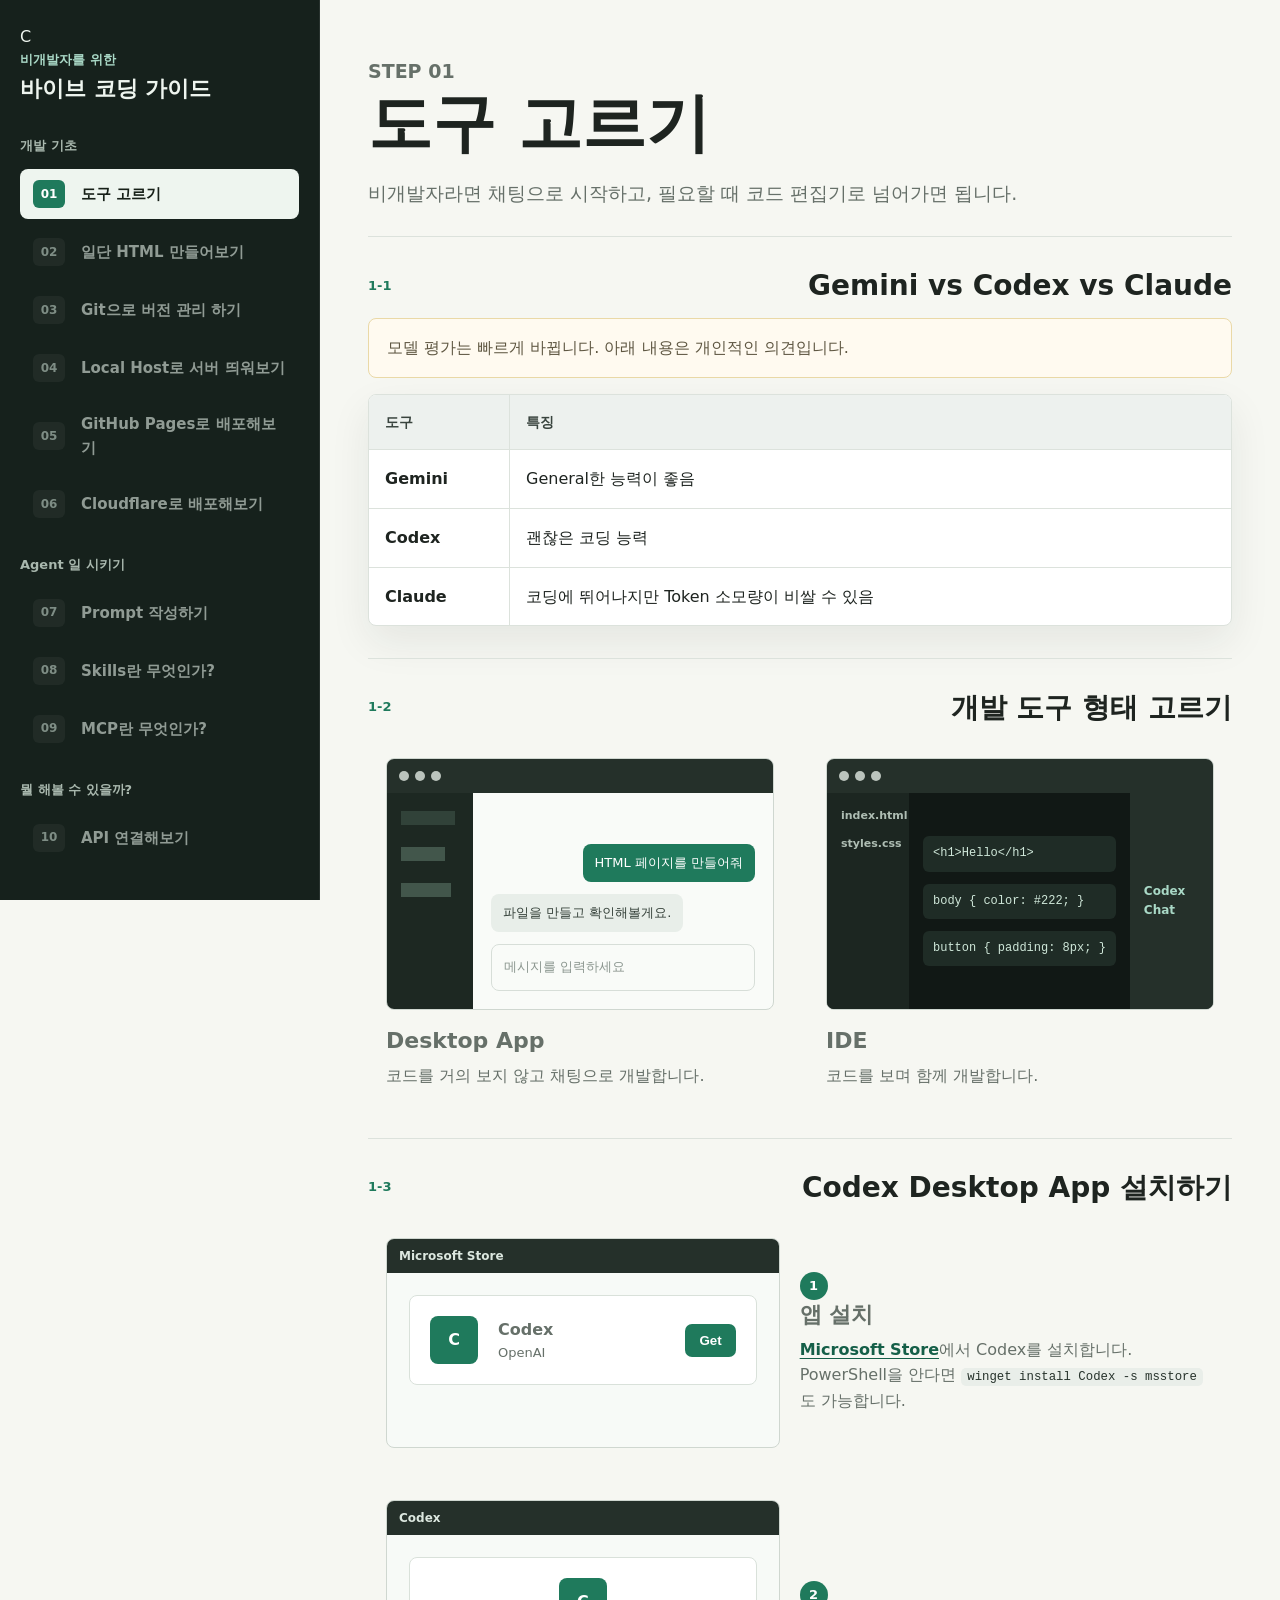
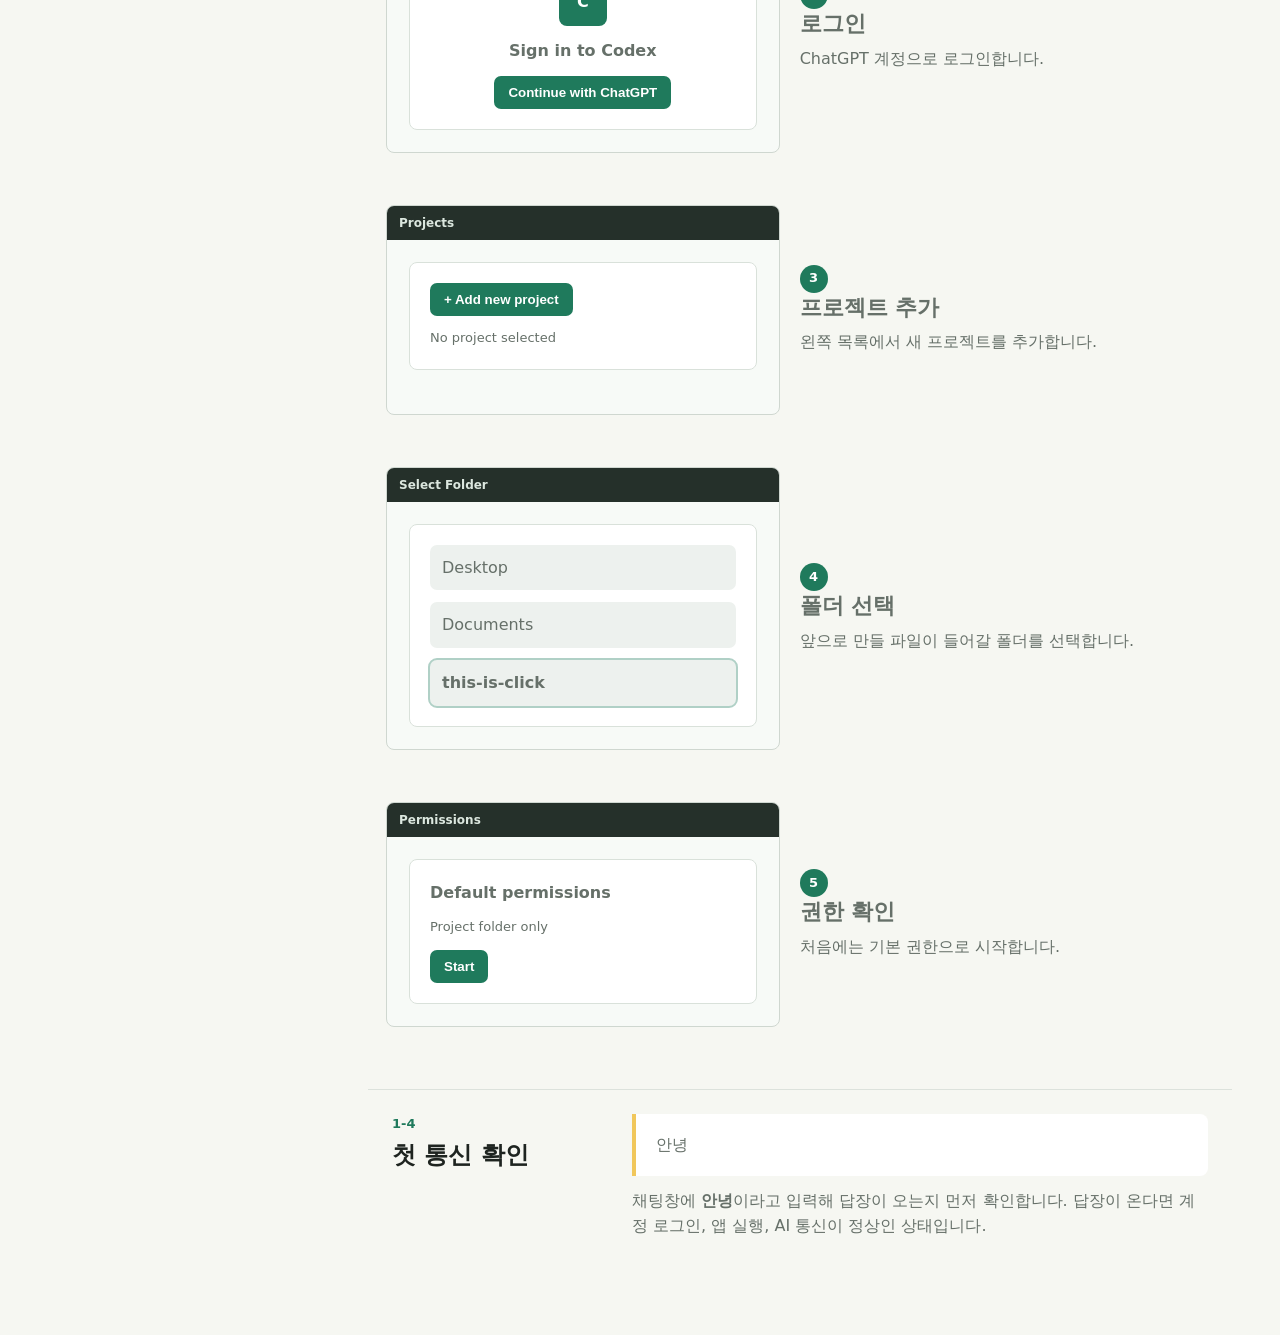
<file: index.html>
<!doctype html>
<html lang="ko">
  <head>
    <meta charset="utf-8" />
    <meta name="viewport" content="width=device-width, initial-scale=1" />
    <title>바이브 코딩 가이드</title>
    <link rel="stylesheet" href="styles.css" />
  </head>
  <body>
    <div class="app-shell">
      <aside class="sidebar" aria-label="바이브 코딩 가이드 목차">
        <div class="brand">
          <span class="brand-mark" aria-hidden="true">C</span>
          <div>
            <p class="eyebrow">비개발자를 위한</p>
            <h1>바이브 코딩 가이드</h1>
          </div>
        </div>

        <nav class="toc" aria-label="단계별 목차">
          <section>
            <h2>개발 기초</h2>
            <a class="toc-item active" href="#step-1" aria-current="page">
              <span>01</span>
              <strong>도구 고르기</strong>
            </a>
            <a class="toc-item disabled" href="#step-2">
              <span>02</span>
              <strong>일단 HTML 만들어보기</strong>
            </a>
            <a class="toc-item disabled" href="#step-3">
              <span>03</span>
              <strong>Git으로 버전 관리 하기</strong>
            </a>
            <a class="toc-item disabled" href="#step-4">
              <span>04</span>
              <strong>Local Host로 서버 띄워보기</strong>
            </a>
            <a class="toc-item disabled" href="#step-5">
              <span>05</span>
              <strong>GitHub Pages로 배포해보기</strong>
            </a>
            <a class="toc-item disabled" href="#step-6">
              <span>06</span>
              <strong>Cloudflare로 배포해보기</strong>
            </a>
          </section>

          <section>
            <h2>Agent 일 시키기</h2>
            <a class="toc-item disabled" href="#step-7">
              <span>07</span>
              <strong>Prompt 작성하기</strong>
            </a>
            <a class="toc-item disabled" href="#step-8">
              <span>08</span>
              <strong>Skills란 무엇인가?</strong>
            </a>
            <a class="toc-item disabled" href="#step-9">
              <span>09</span>
              <strong>MCP란 무엇인가?</strong>
            </a>
          </section>

          <section>
            <h2>뭘 해볼 수 있을까?</h2>
            <a class="toc-item disabled" href="#step-10">
              <span>10</span>
              <strong>API 연결해보기</strong>
            </a>
          </section>
        </nav>
      </aside>

      <main class="content" id="step-1">
        <header class="page-header">
          <p class="eyebrow">Step 01</p>
          <h2>도구 고르기</h2>
          <p>
            비개발자라면 채팅으로 시작하고, 필요할 때 코드 편집기로 넘어가면 됩니다.
          </p>
        </header>

        <section class="lesson-section">
          <div class="section-heading">
            <p class="eyebrow">1-1</p>
            <h3>Gemini vs Codex vs Claude</h3>
          </div>

          <div class="notice">
            모델 평가는 빠르게 바뀝니다. 아래 내용은 개인적인 의견입니다.
          </div>

          <div class="matrix" role="table" aria-label="AI 도구 비교표">
            <div class="matrix-row matrix-head" role="row">
              <div role="columnheader">도구</div>
              <div role="columnheader">특징</div>
            </div>
            <div class="matrix-row" role="row">
              <div role="cell"><strong>Gemini</strong></div>
              <div role="cell">General한 능력이 좋음</div>
            </div>
            <div class="matrix-row" role="row">
              <div role="cell"><strong>Codex</strong></div>
              <div role="cell">괜찮은 코딩 능력</div>
            </div>
            <div class="matrix-row" role="row">
              <div role="cell"><strong>Claude</strong></div>
              <div role="cell">코딩에 뛰어나지만 Token 소모량이 비쌀 수 있음</div>
            </div>
          </div>
        </section>

        <section class="lesson-section">
          <div class="section-heading">
            <p class="eyebrow">1-2</p>
            <h3>개발 도구 형태 고르기</h3>
          </div>

          <div class="screen-grid">
            <article class="screen-card">
              <div class="fake-window app-window" aria-label="Desktop App 화면 예시">
                <div class="window-bar">
                  <span></span>
                  <span></span>
                  <span></span>
                </div>
                <div class="fake-app-layout">
                  <aside></aside>
                  <main>
                    <div class="chat-line user">HTML 페이지를 만들어줘</div>
                    <div class="chat-line agent">파일을 만들고 확인해볼게요.</div>
                    <div class="composer">메시지를 입력하세요</div>
                  </main>
                </div>
              </div>
              <h4>Desktop App</h4>
              <p>
                코드를 거의 보지 않고 채팅으로 개발합니다.
              </p>
            </article>

            <article class="screen-card">
              <div class="fake-window ide-window" aria-label="IDE 화면 예시">
                <div class="window-bar">
                  <span></span>
                  <span></span>
                  <span></span>
                </div>
                <div class="fake-ide-layout">
                  <aside>
                    <b>index.html</b>
                    <b>styles.css</b>
                  </aside>
                  <main>
                    <code>&lt;h1&gt;Hello&lt;/h1&gt;</code>
                    <code>body { color: #222; }</code>
                    <code>button { padding: 8px; }</code>
                  </main>
                  <section>Codex Chat</section>
                </div>
              </div>
              <h4>IDE</h4>
              <p>
                코드를 보며 함께 개발합니다.
              </p>
            </article>
          </div>
        </section>

        <section class="lesson-section">
          <div class="section-heading">
            <p class="eyebrow">1-3</p>
            <h3>Codex Desktop App 설치하기</h3>
          </div>

          <div class="install-guide">
            <article class="install-card">
              <div class="install-shot store-shot" aria-label="Microsoft Store 설치 화면 예시">
                <div class="shot-top">Microsoft Store</div>
                <div class="store-panel">
                  <div class="app-badge">C</div>
                  <div>
                    <strong>Codex</strong>
                    <span>OpenAI</span>
                  </div>
                  <button>Get</button>
                </div>
              </div>
              <div>
                <p class="step-label">1</p>
                <h4>앱 설치</h4>
                <p>
                  <a href="https://get.microsoft.com/installer/download/9PLM9XGG6VKS?cid=website_cta_psi">Microsoft Store</a>에서
                  Codex를 설치합니다. PowerShell을 안다면
                  <code>winget install Codex -s msstore</code>도 가능합니다.
                </p>
              </div>
            </article>

            <article class="install-card">
              <div class="install-shot login-shot" aria-label="로그인 화면 예시">
                <div class="shot-top">Codex</div>
                <div class="center-panel">
                  <div class="app-badge">C</div>
                  <strong>Sign in to Codex</strong>
                  <button>Continue with ChatGPT</button>
                </div>
              </div>
              <div>
                <p class="step-label">2</p>
                <h4>로그인</h4>
                <p>ChatGPT 계정으로 로그인합니다.</p>
              </div>
            </article>

            <article class="install-card">
              <div class="install-shot project-shot" aria-label="프로젝트 추가 화면 예시">
                <div class="shot-top">Projects</div>
                <div class="project-list">
                  <button>+ Add new project</button>
                  <span>No project selected</span>
                </div>
              </div>
              <div>
                <p class="step-label">3</p>
                <h4>프로젝트 추가</h4>
                <p>왼쪽 목록에서 새 프로젝트를 추가합니다.</p>
              </div>
            </article>

            <article class="install-card">
              <div class="install-shot folder-shot" aria-label="폴더 선택 화면 예시">
                <div class="shot-top">Select Folder</div>
                <div class="folder-list">
                  <span>Desktop</span>
                  <span>Documents</span>
                  <strong>this-is-click</strong>
                </div>
              </div>
              <div>
                <p class="step-label">4</p>
                <h4>폴더 선택</h4>
                <p>앞으로 만들 파일이 들어갈 폴더를 선택합니다.</p>
              </div>
            </article>

            <article class="install-card">
              <div class="install-shot permission-shot" aria-label="권한 설정 화면 예시">
                <div class="shot-top">Permissions</div>
                <div class="permission-panel">
                  <strong>Default permissions</strong>
                  <span>Project folder only</span>
                  <button>Start</button>
                </div>
              </div>
              <div>
                <p class="step-label">5</p>
                <h4>권한 확인</h4>
                <p>처음에는 기본 권한으로 시작합니다.</p>
              </div>
            </article>
          </div>
        </section>

        <section class="practice-panel">
          <div>
            <p class="eyebrow">1-4</p>
            <h3>첫 통신 확인</h3>
          </div>
          <blockquote>
            안녕
          </blockquote>
          <p>
            채팅창에 <strong>안녕</strong>이라고 입력해 답장이 오는지 먼저
            확인합니다. 답장이 온다면 계정 로그인, 앱 실행, AI 통신이 정상인
            상태입니다.
          </p>
        </section>
      </main>
    </div>
  </body>
</html>
</file>
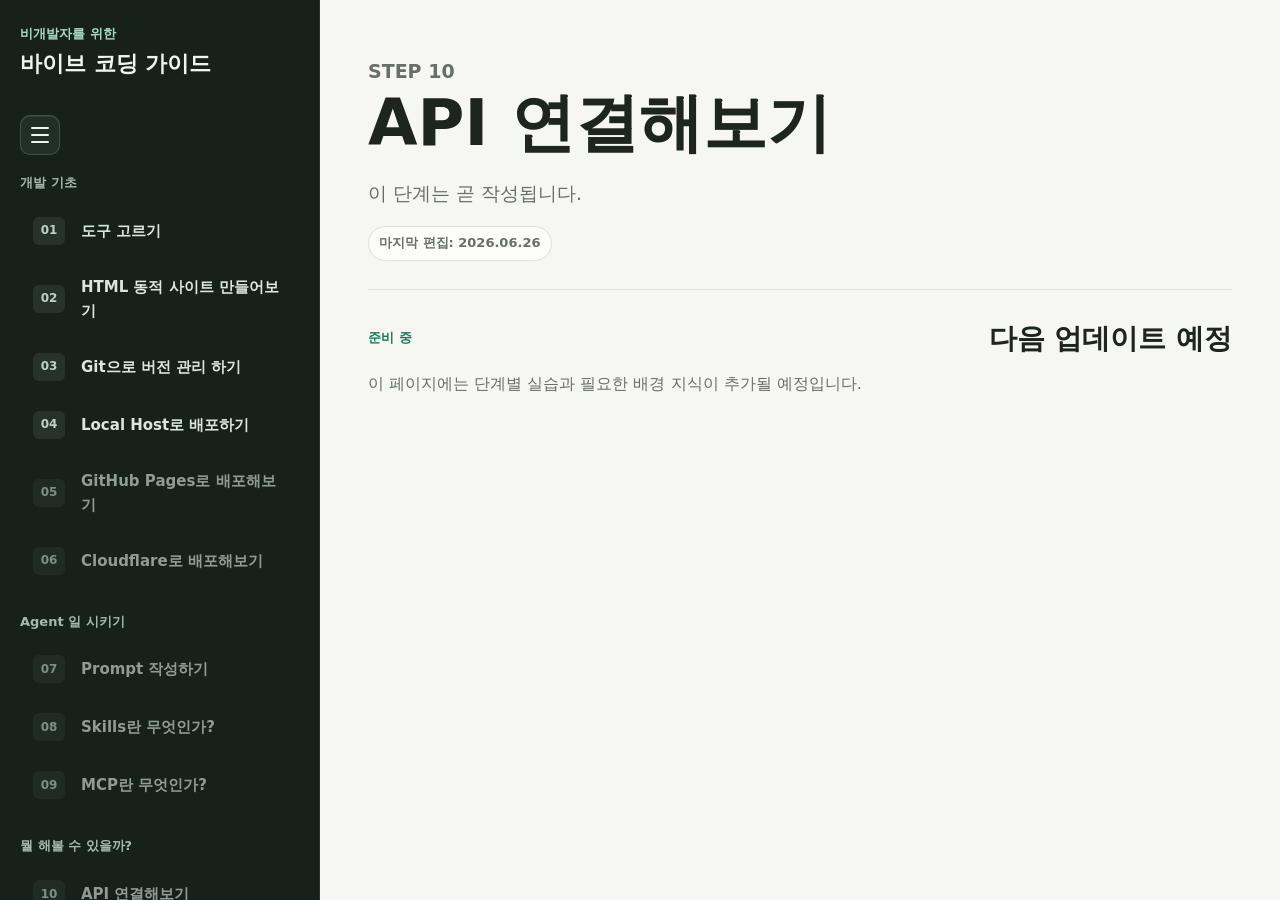
<file: step-10.html>
<!doctype html>
<html lang="ko">
  <head>
    <meta charset="utf-8" />
    <meta name="viewport" content="width=device-width, initial-scale=1" />
    <title>바이브 코딩 가이드</title>
    <link rel="stylesheet" href="styles.css" />
    <script src="steps.js" defer></script>
  </head>
  <body data-step="10">
    <div class="app-shell">
      <aside class="sidebar" aria-label="바이브 코딩 가이드 목차">
        <div class="brand">
          <div>
            <p class="eyebrow">비개발자를 위한</p>
            <h1>바이브 코딩 가이드</h1>
          </div>
        </div>
        <button class="toc-toggle" type="button" aria-label="목차 접기" aria-expanded="true" aria-controls="guide-toc">
          <span aria-hidden="true"></span><span aria-hidden="true"></span><span aria-hidden="true"></span>
        </button>
        <nav class="toc" id="guide-toc" aria-label="단계별 목차"></nav>
      </aside>
      <main class="content" id="page-content"></main>
    </div>
  </body>
</html>
</file>
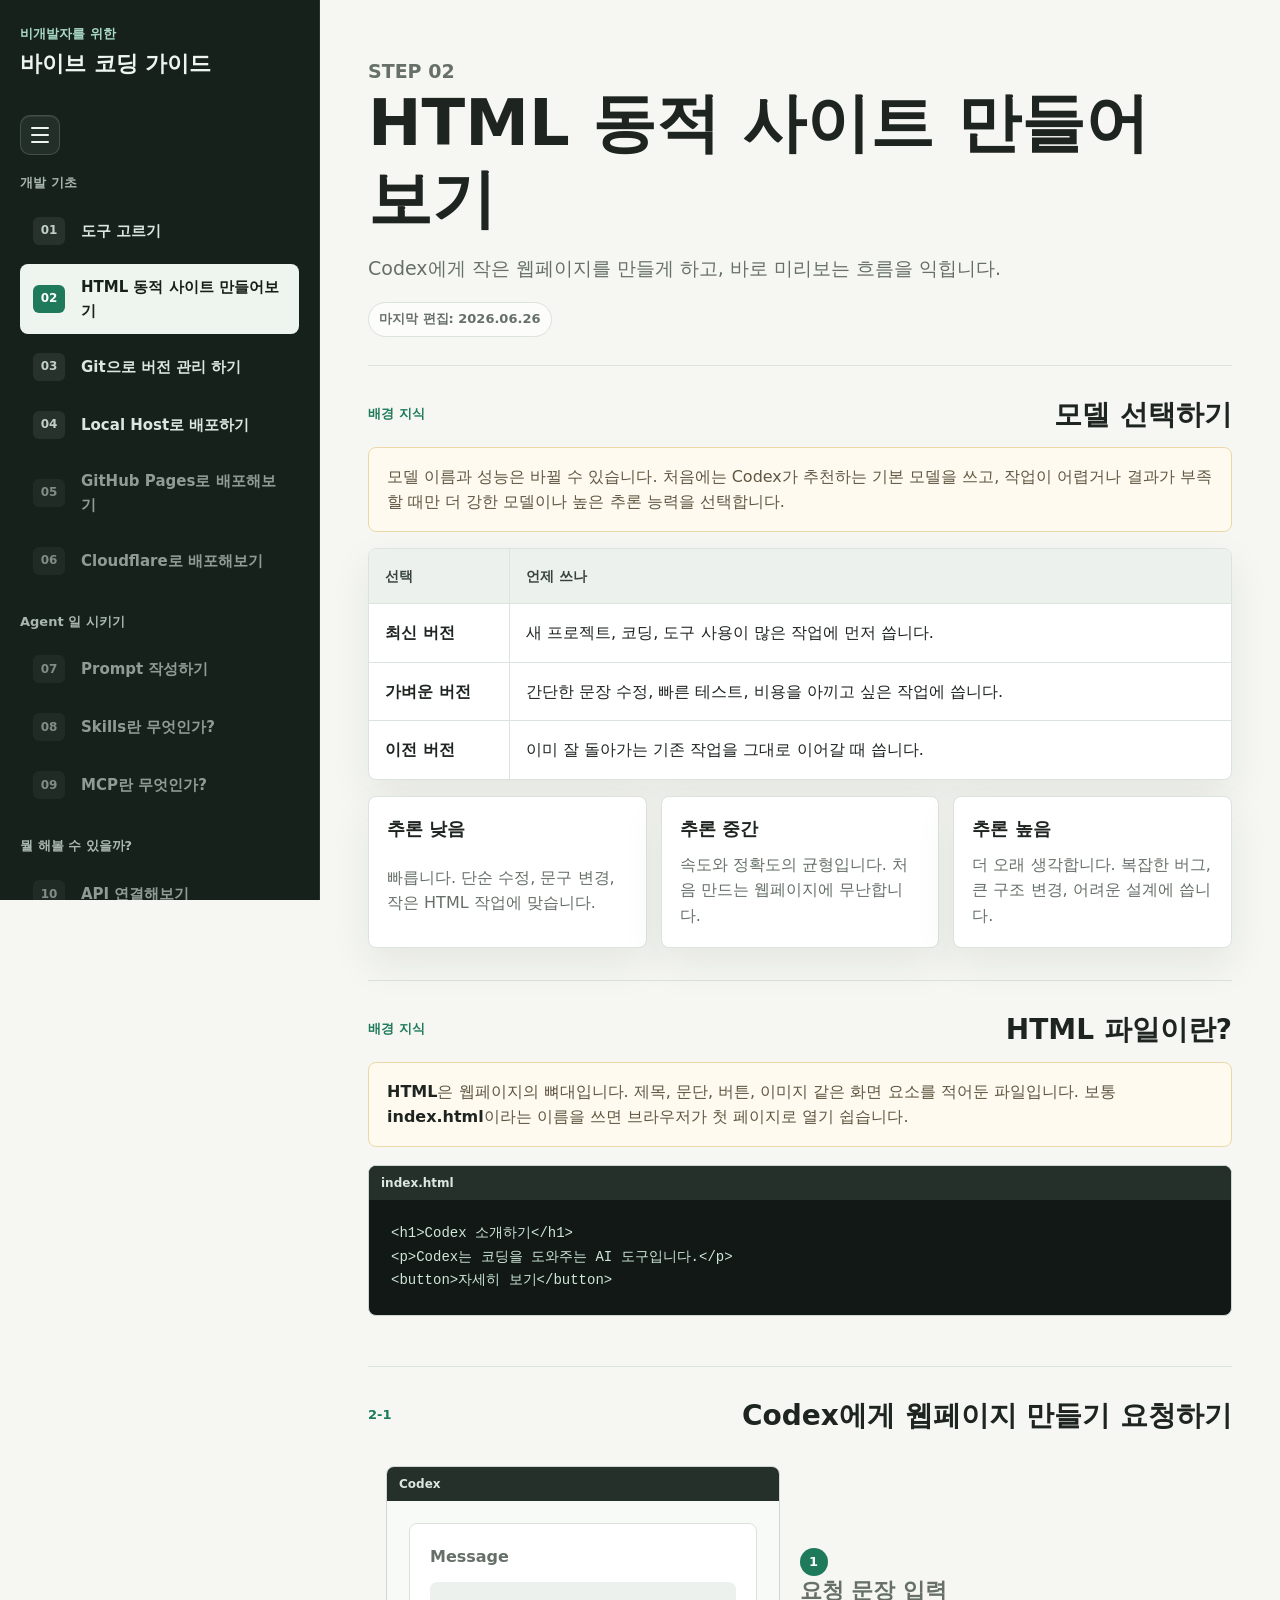
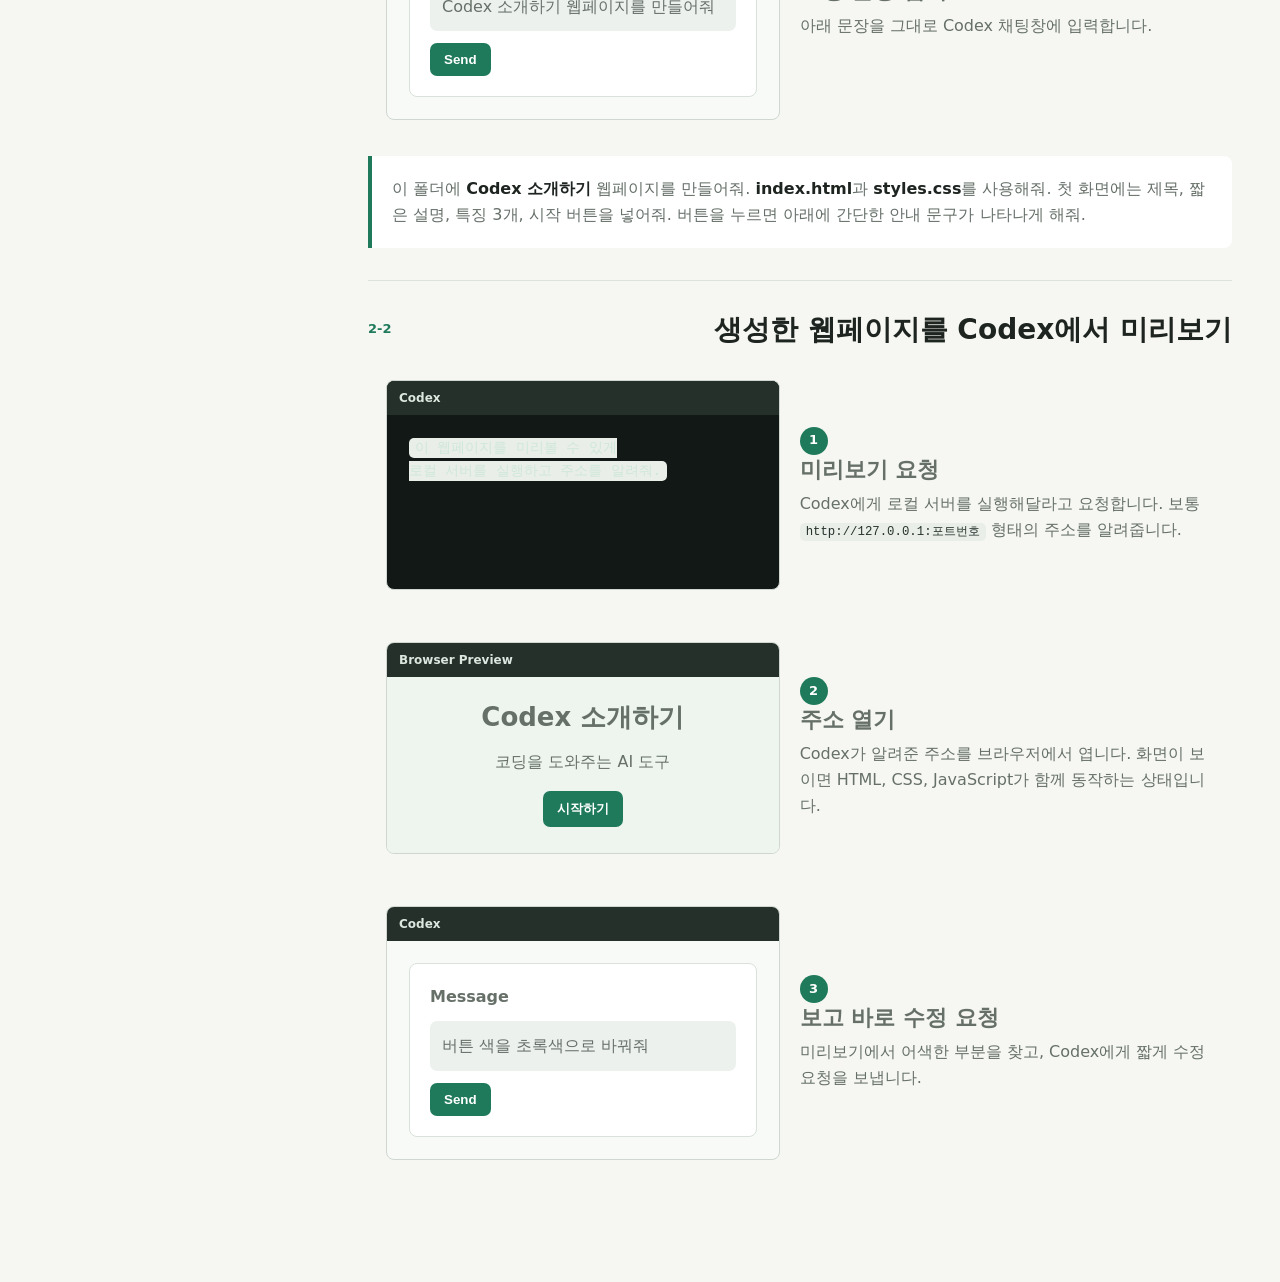
<file: step-2.html>
<!doctype html>
<html lang="ko">
  <head>
    <meta charset="utf-8" />
    <meta name="viewport" content="width=device-width, initial-scale=1" />
    <title>바이브 코딩 가이드</title>
    <link rel="stylesheet" href="styles.css" />
    <script src="steps.js" defer></script>
  </head>
  <body data-step="2">
    <div class="app-shell">
      <aside class="sidebar" aria-label="바이브 코딩 가이드 목차">
        <div class="brand">
          <div>
            <p class="eyebrow">비개발자를 위한</p>
            <h1>바이브 코딩 가이드</h1>
          </div>
        </div>
        <button class="toc-toggle" type="button" aria-label="목차 접기" aria-expanded="true" aria-controls="guide-toc">
          <span aria-hidden="true"></span><span aria-hidden="true"></span><span aria-hidden="true"></span>
        </button>
        <nav class="toc" id="guide-toc" aria-label="단계별 목차"></nav>
      </aside>
      <main class="content" id="page-content"></main>
    </div>
  </body>
</html>
</file>
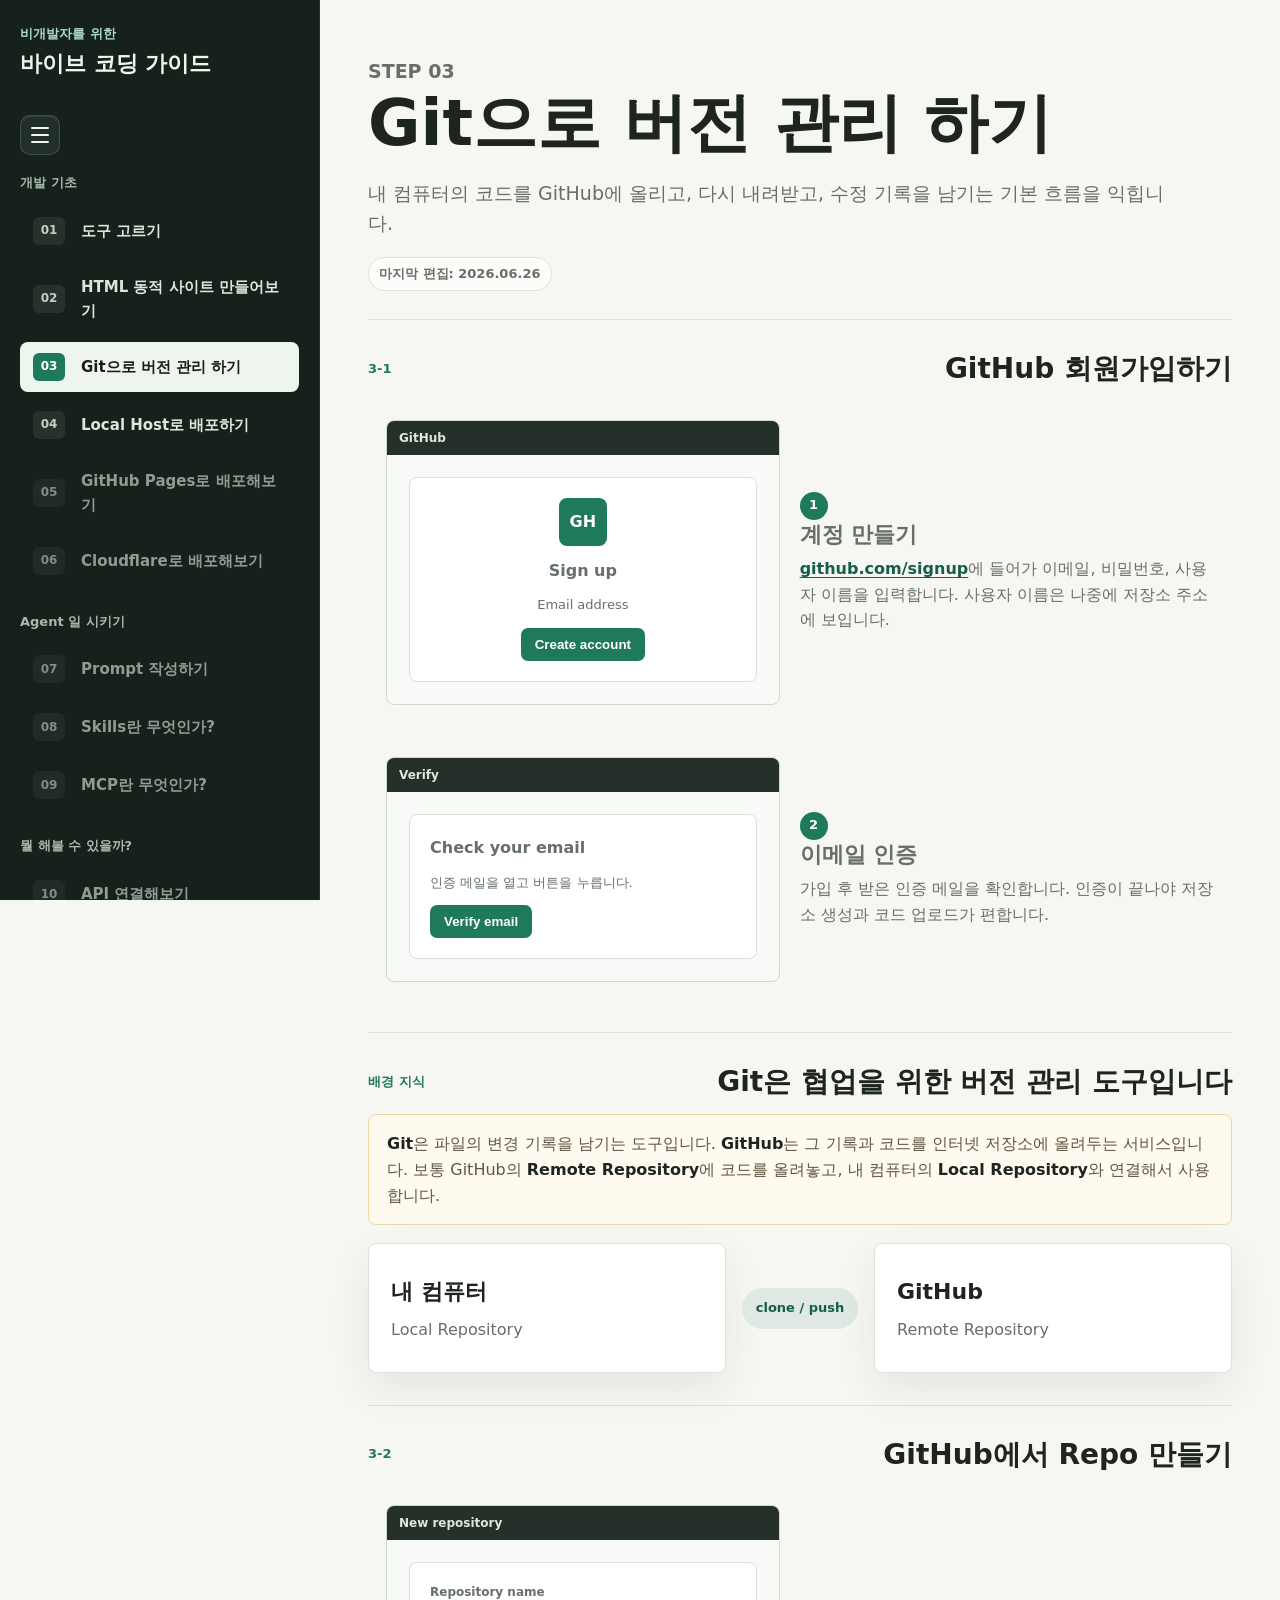
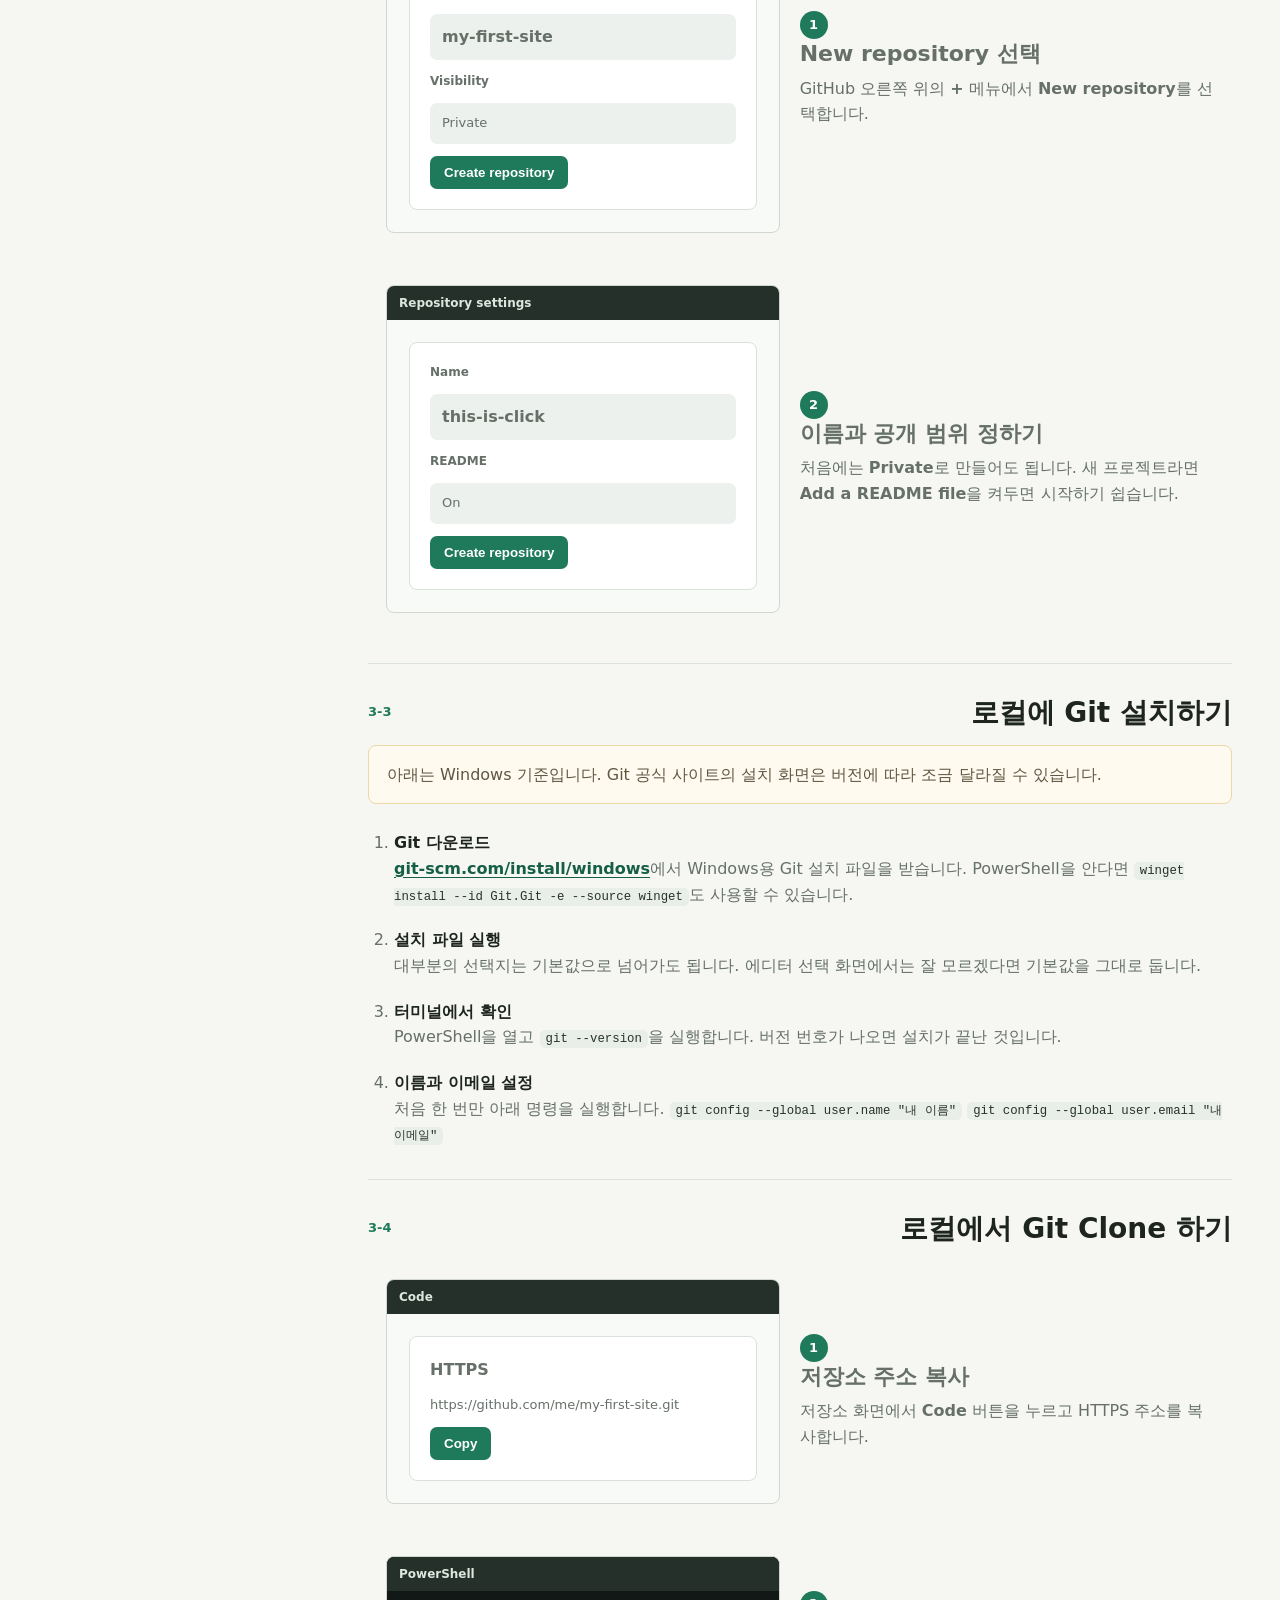
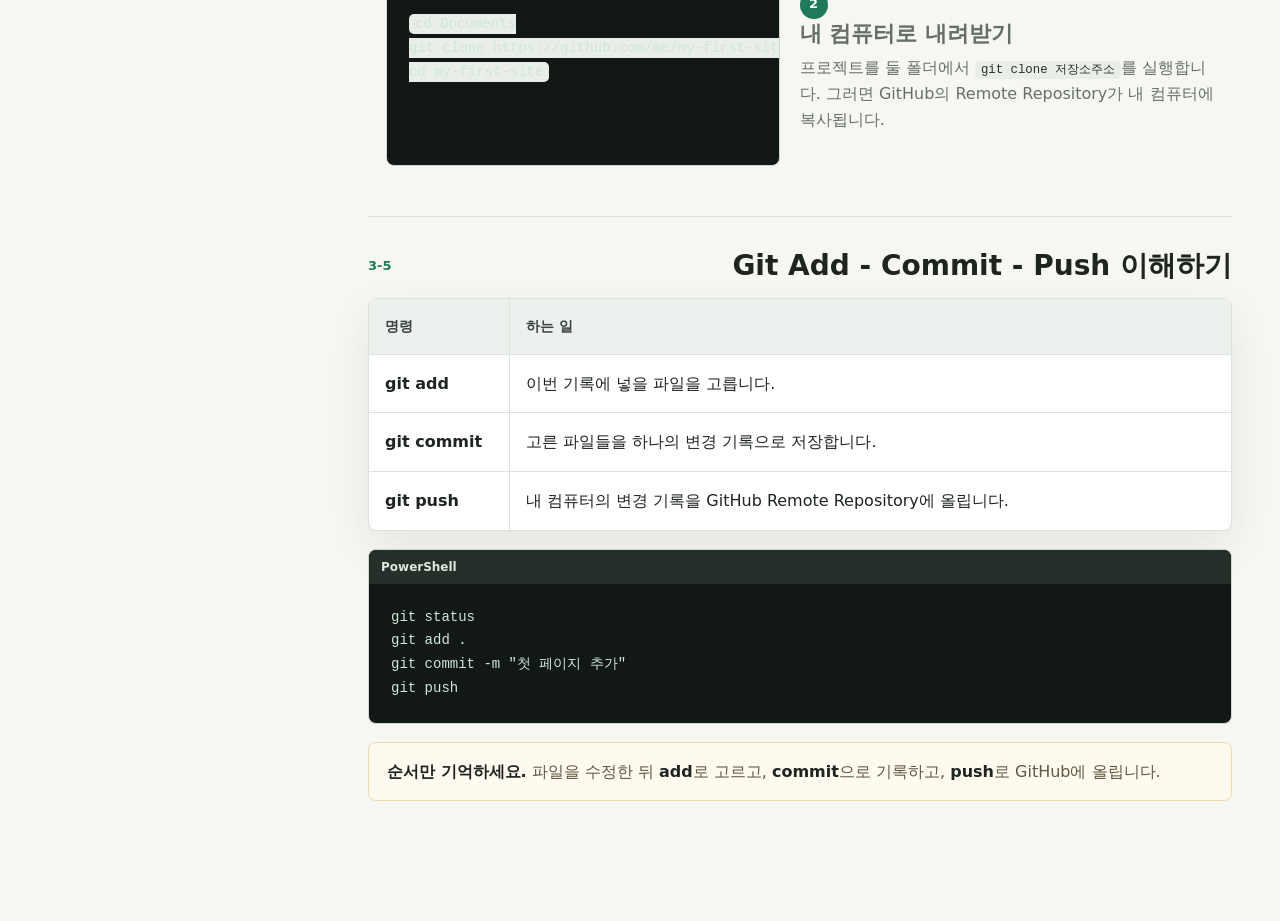
<file: step-3.html>
<!doctype html>
<html lang="ko">
  <head>
    <meta charset="utf-8" />
    <meta name="viewport" content="width=device-width, initial-scale=1" />
    <title>바이브 코딩 가이드</title>
    <link rel="stylesheet" href="styles.css" />
    <script src="steps.js" defer></script>
  </head>
  <body data-step="3">
    <div class="app-shell">
      <aside class="sidebar" aria-label="바이브 코딩 가이드 목차">
        <div class="brand">
          <div>
            <p class="eyebrow">비개발자를 위한</p>
            <h1>바이브 코딩 가이드</h1>
          </div>
        </div>
        <button class="toc-toggle" type="button" aria-label="목차 접기" aria-expanded="true" aria-controls="guide-toc">
          <span aria-hidden="true"></span><span aria-hidden="true"></span><span aria-hidden="true"></span>
        </button>
        <nav class="toc" id="guide-toc" aria-label="단계별 목차"></nav>
      </aside>
      <main class="content" id="page-content"></main>
    </div>
  </body>
</html>
</file>
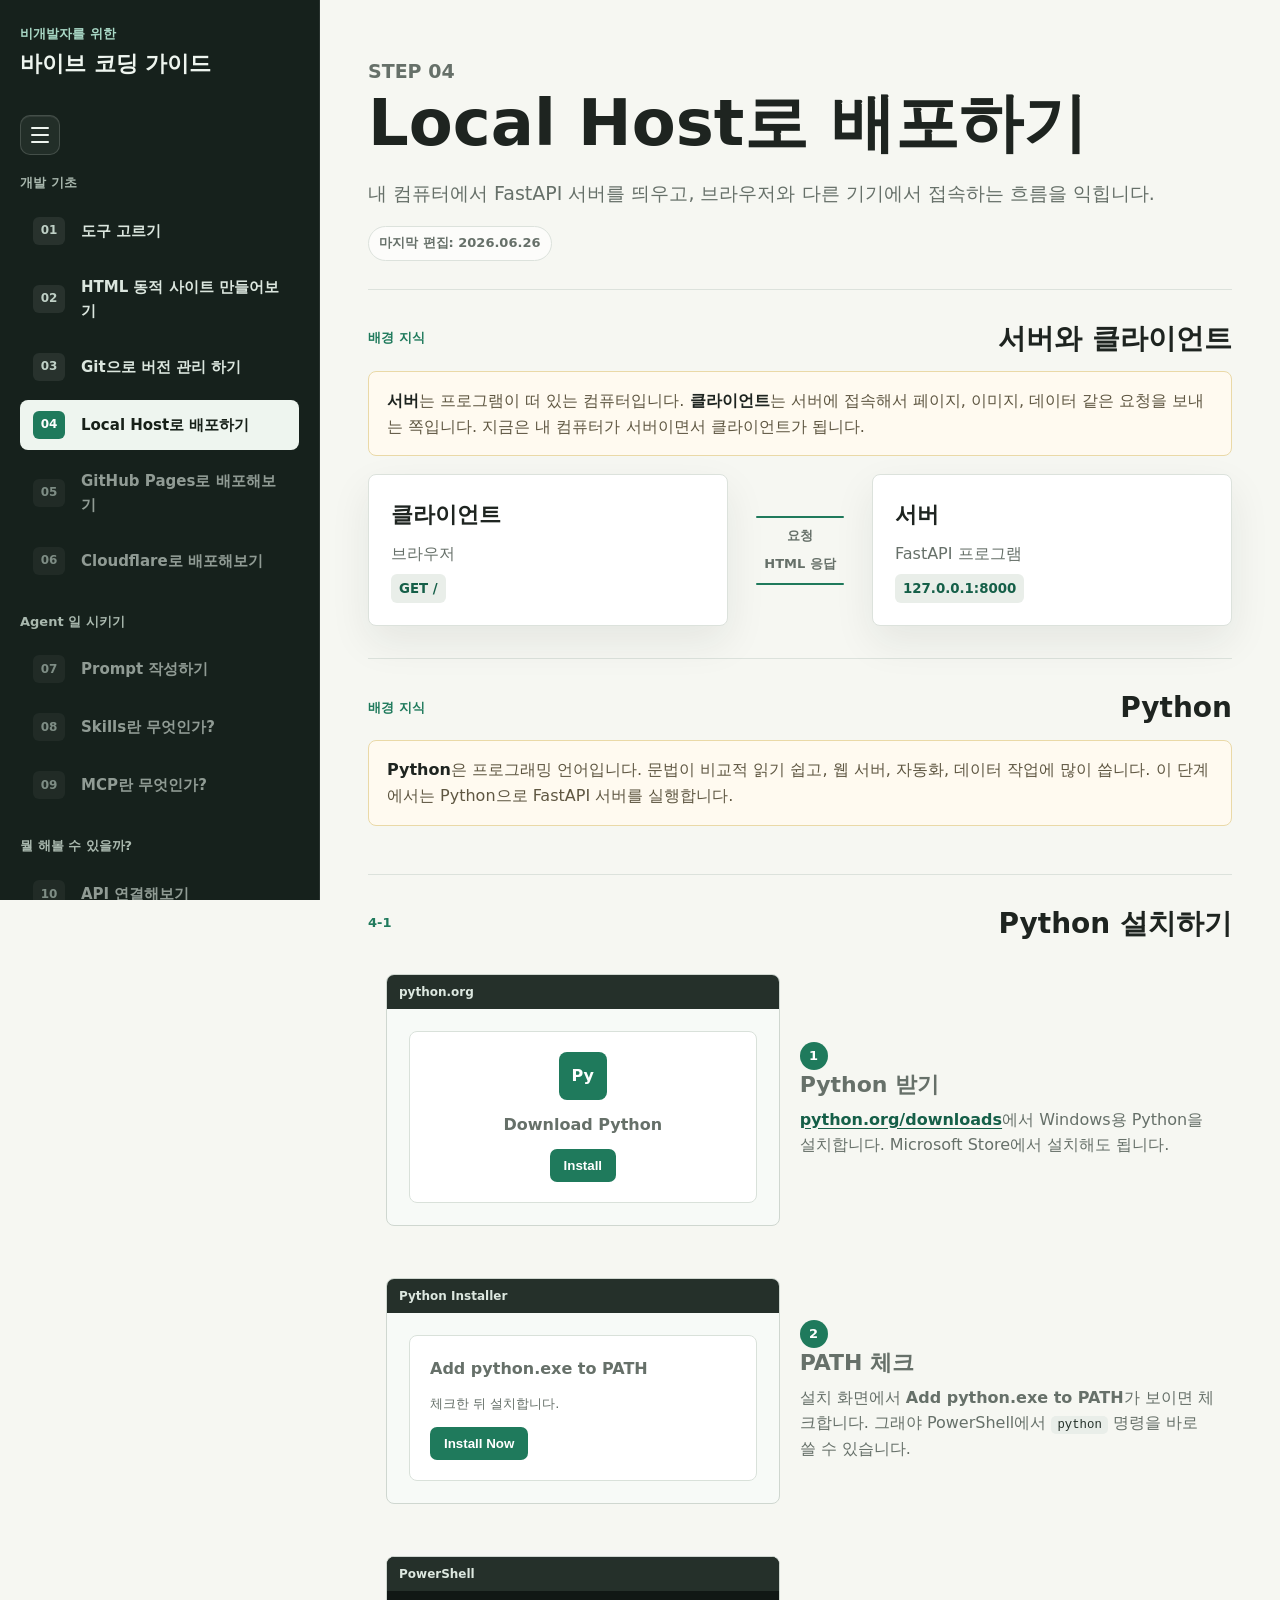
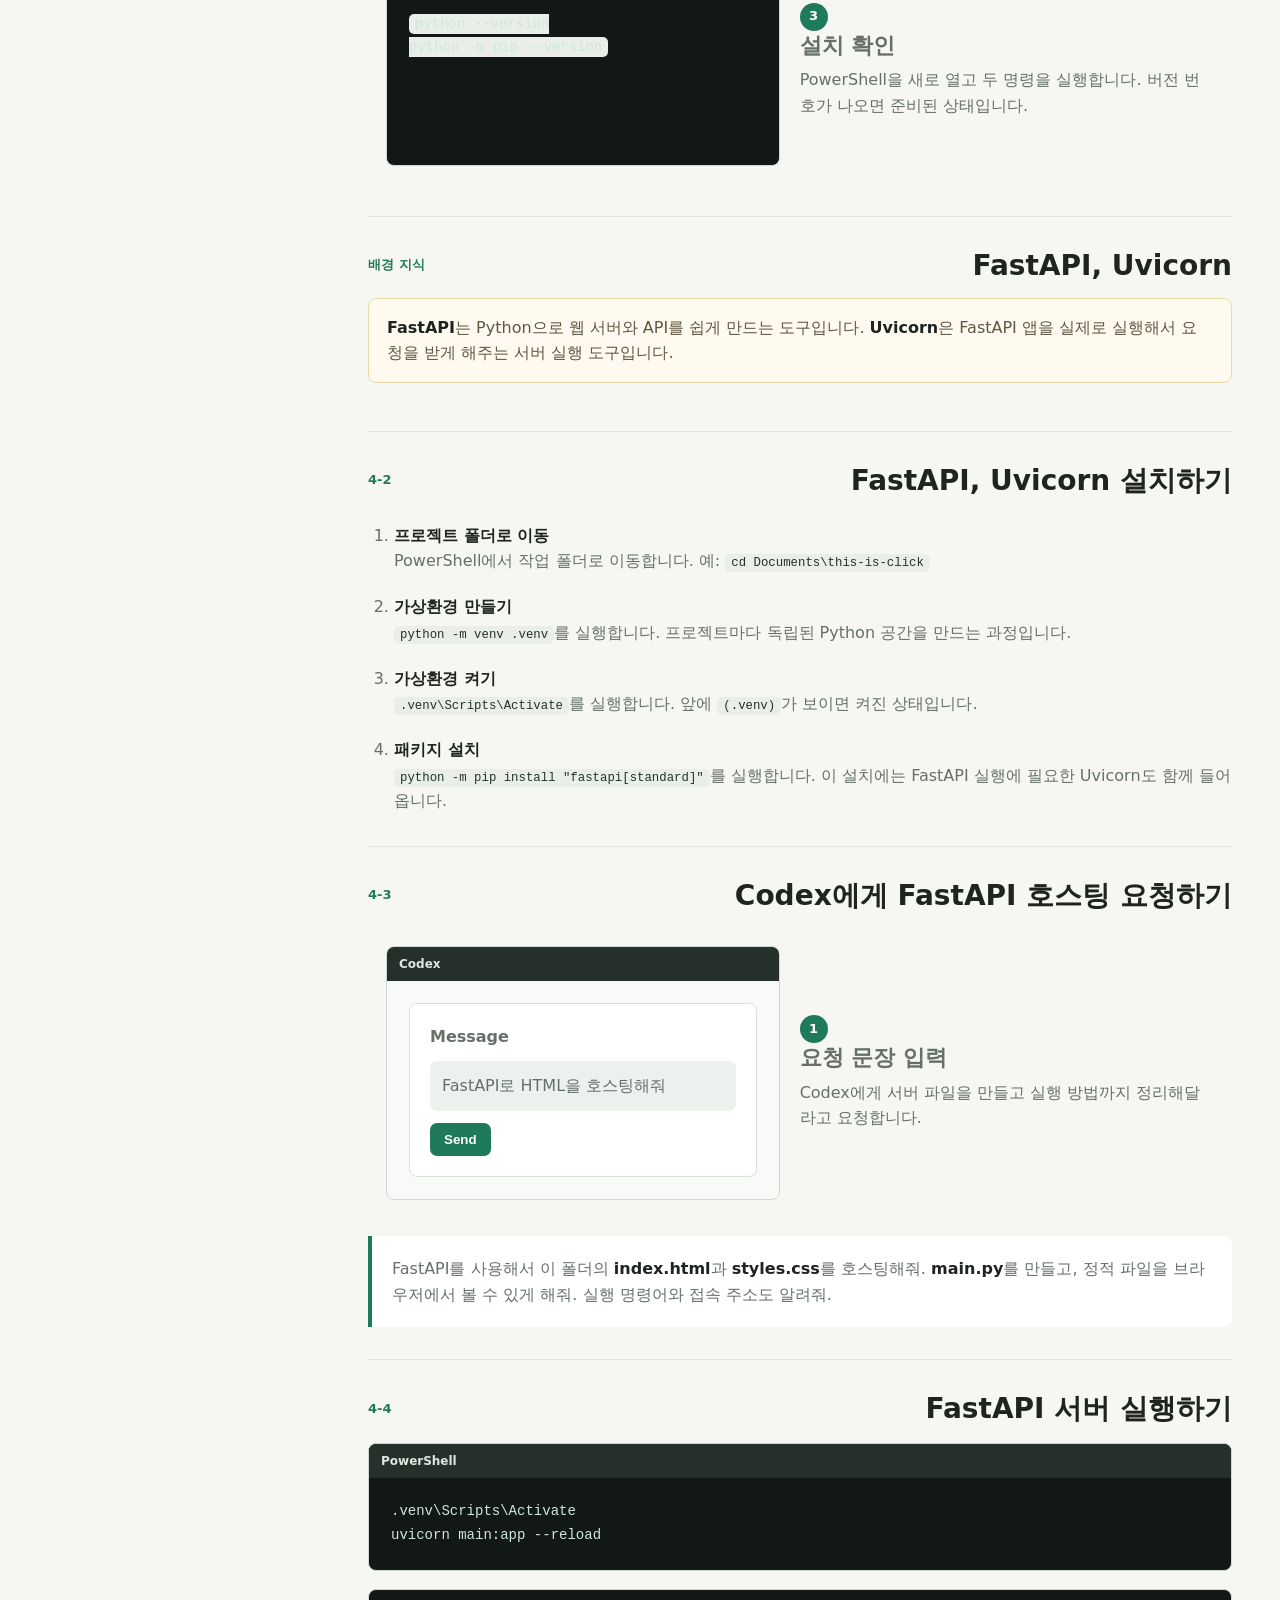
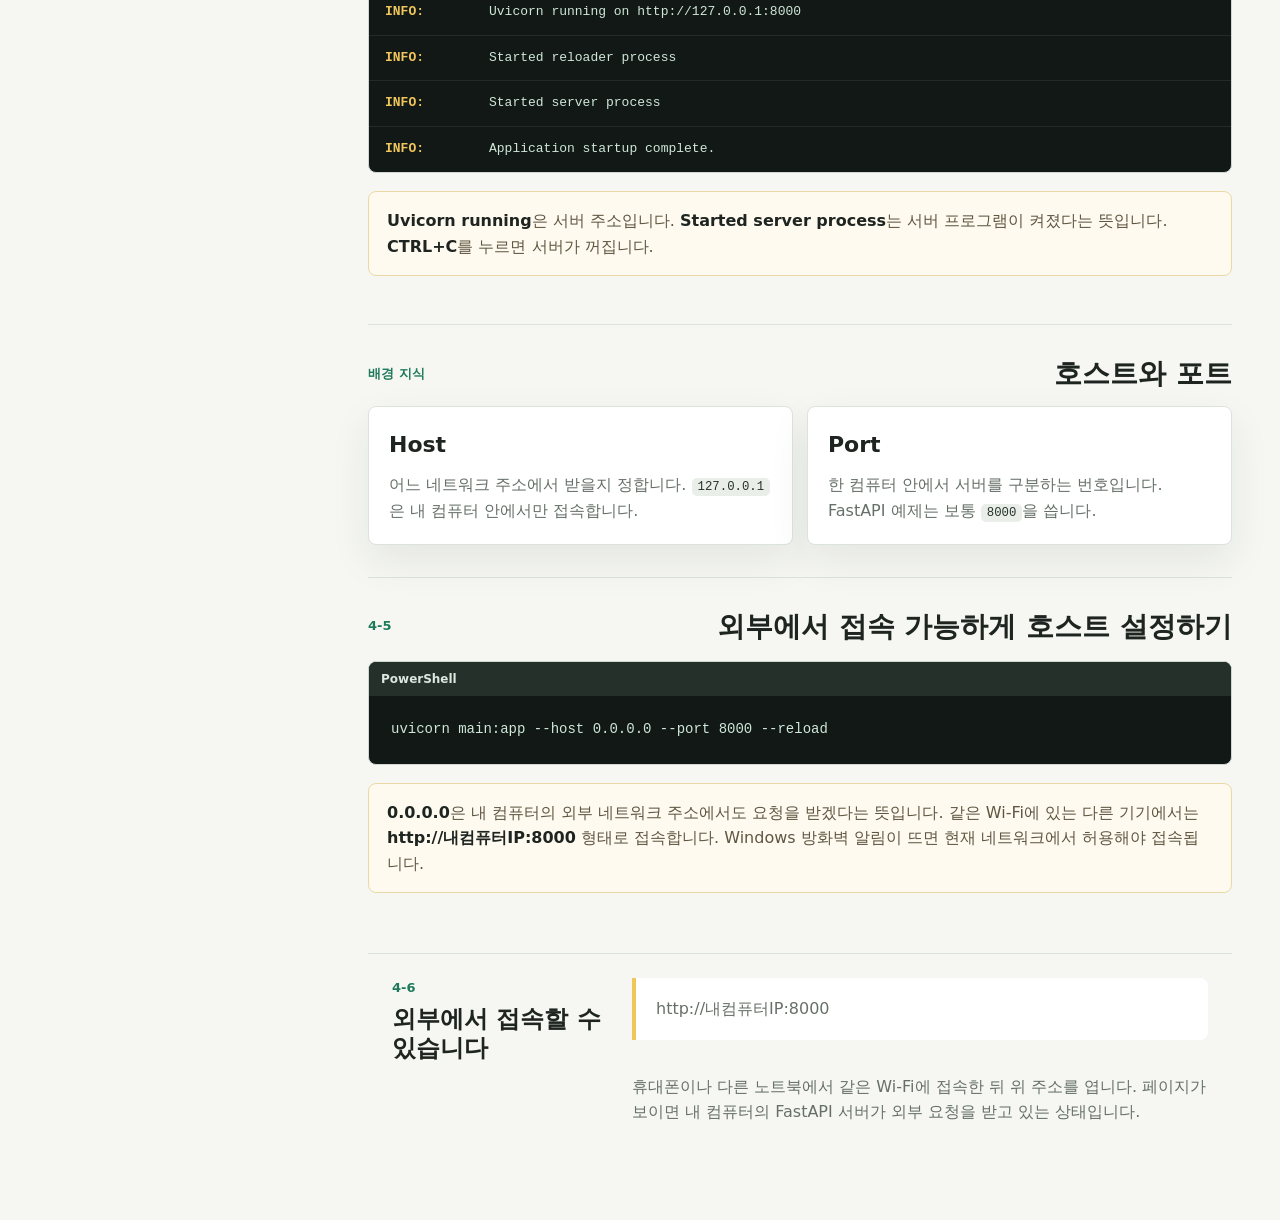
<file: step-4.html>
<!doctype html>
<html lang="ko">
  <head>
    <meta charset="utf-8" />
    <meta name="viewport" content="width=device-width, initial-scale=1" />
    <title>바이브 코딩 가이드</title>
    <link rel="stylesheet" href="styles.css" />
    <script src="steps.js" defer></script>
  </head>
  <body data-step="4">
    <div class="app-shell">
      <aside class="sidebar" aria-label="바이브 코딩 가이드 목차">
        <div class="brand">
          <div>
            <p class="eyebrow">비개발자를 위한</p>
            <h1>바이브 코딩 가이드</h1>
          </div>
        </div>
        <button class="toc-toggle" type="button" aria-label="목차 접기" aria-expanded="true" aria-controls="guide-toc">
          <span aria-hidden="true"></span><span aria-hidden="true"></span><span aria-hidden="true"></span>
        </button>
        <nav class="toc" id="guide-toc" aria-label="단계별 목차"></nav>
      </aside>
      <main class="content" id="page-content"></main>
    </div>
  </body>
</html>
</file>
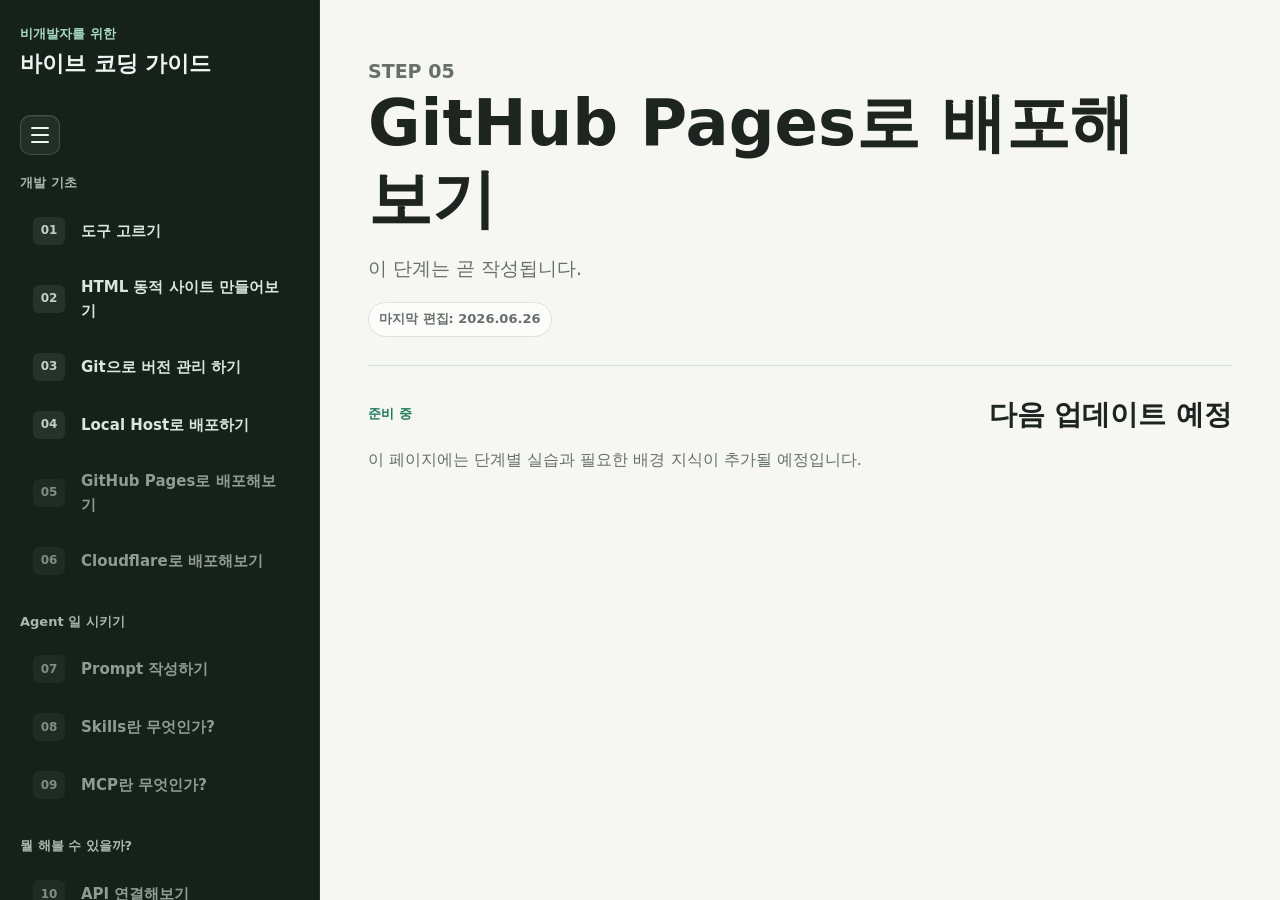
<file: step-5.html>
<!doctype html>
<html lang="ko">
  <head>
    <meta charset="utf-8" />
    <meta name="viewport" content="width=device-width, initial-scale=1" />
    <title>바이브 코딩 가이드</title>
    <link rel="stylesheet" href="styles.css" />
    <script src="steps.js" defer></script>
  </head>
  <body data-step="5">
    <div class="app-shell">
      <aside class="sidebar" aria-label="바이브 코딩 가이드 목차">
        <div class="brand">
          <div>
            <p class="eyebrow">비개발자를 위한</p>
            <h1>바이브 코딩 가이드</h1>
          </div>
        </div>
        <button class="toc-toggle" type="button" aria-label="목차 접기" aria-expanded="true" aria-controls="guide-toc">
          <span aria-hidden="true"></span><span aria-hidden="true"></span><span aria-hidden="true"></span>
        </button>
        <nav class="toc" id="guide-toc" aria-label="단계별 목차"></nav>
      </aside>
      <main class="content" id="page-content"></main>
    </div>
  </body>
</html>
</file>
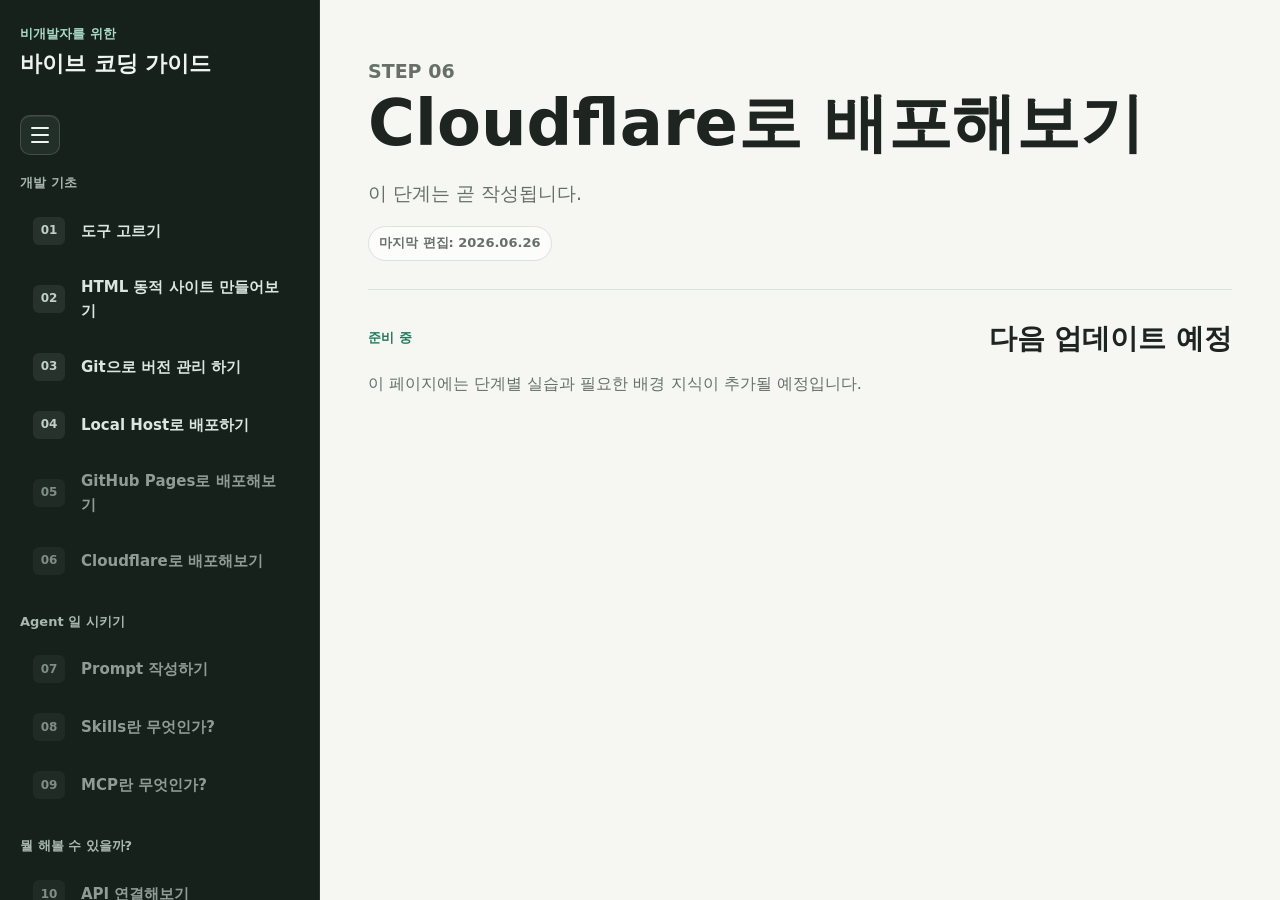
<file: step-6.html>
<!doctype html>
<html lang="ko">
  <head>
    <meta charset="utf-8" />
    <meta name="viewport" content="width=device-width, initial-scale=1" />
    <title>바이브 코딩 가이드</title>
    <link rel="stylesheet" href="styles.css" />
    <script src="steps.js" defer></script>
  </head>
  <body data-step="6">
    <div class="app-shell">
      <aside class="sidebar" aria-label="바이브 코딩 가이드 목차">
        <div class="brand">
          <div>
            <p class="eyebrow">비개발자를 위한</p>
            <h1>바이브 코딩 가이드</h1>
          </div>
        </div>
        <button class="toc-toggle" type="button" aria-label="목차 접기" aria-expanded="true" aria-controls="guide-toc">
          <span aria-hidden="true"></span><span aria-hidden="true"></span><span aria-hidden="true"></span>
        </button>
        <nav class="toc" id="guide-toc" aria-label="단계별 목차"></nav>
      </aside>
      <main class="content" id="page-content"></main>
    </div>
  </body>
</html>
</file>
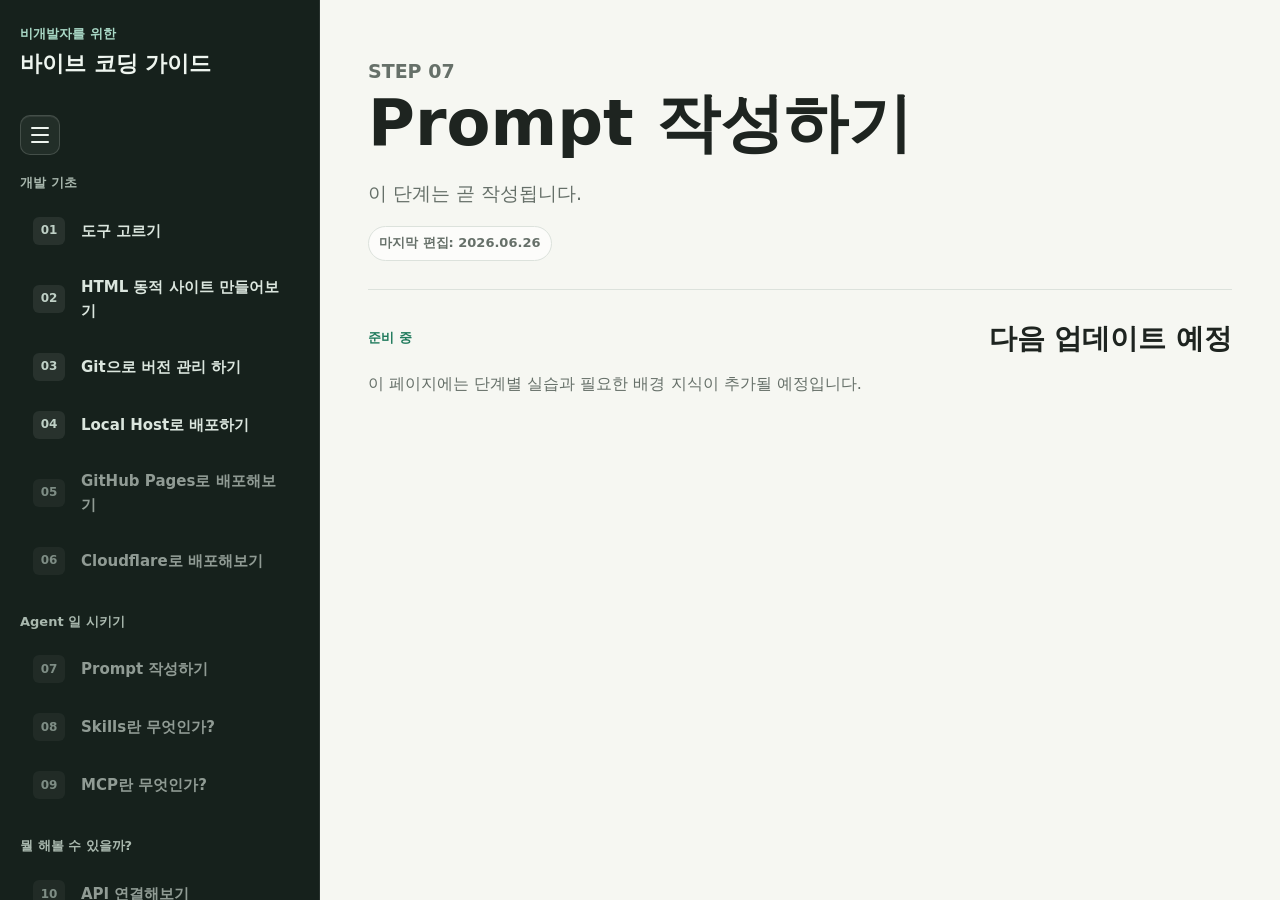
<file: step-7.html>
<!doctype html>
<html lang="ko">
  <head>
    <meta charset="utf-8" />
    <meta name="viewport" content="width=device-width, initial-scale=1" />
    <title>바이브 코딩 가이드</title>
    <link rel="stylesheet" href="styles.css" />
    <script src="steps.js" defer></script>
  </head>
  <body data-step="7">
    <div class="app-shell">
      <aside class="sidebar" aria-label="바이브 코딩 가이드 목차">
        <div class="brand">
          <div>
            <p class="eyebrow">비개발자를 위한</p>
            <h1>바이브 코딩 가이드</h1>
          </div>
        </div>
        <button class="toc-toggle" type="button" aria-label="목차 접기" aria-expanded="true" aria-controls="guide-toc">
          <span aria-hidden="true"></span><span aria-hidden="true"></span><span aria-hidden="true"></span>
        </button>
        <nav class="toc" id="guide-toc" aria-label="단계별 목차"></nav>
      </aside>
      <main class="content" id="page-content"></main>
    </div>
  </body>
</html>
</file>
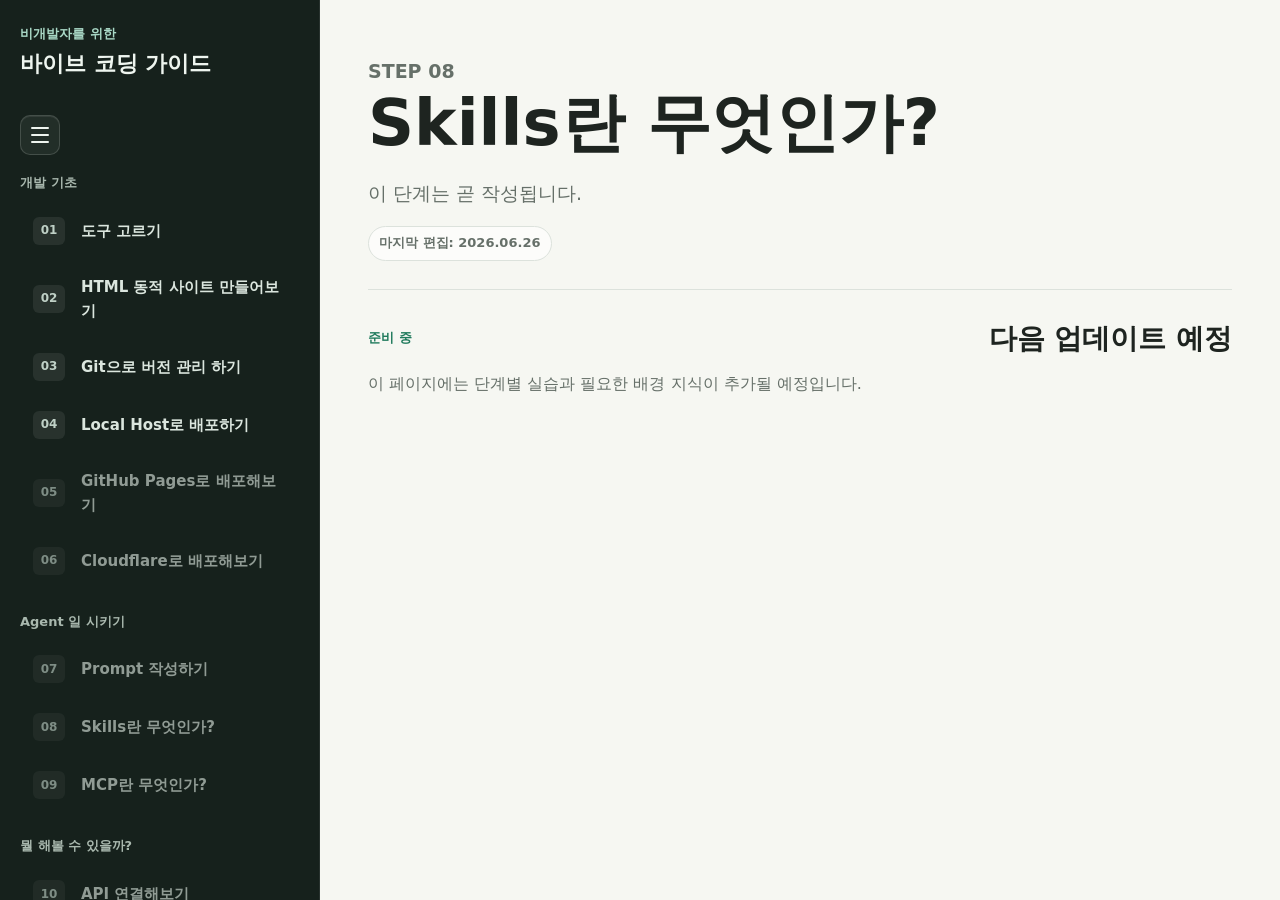
<file: step-8.html>
<!doctype html>
<html lang="ko">
  <head>
    <meta charset="utf-8" />
    <meta name="viewport" content="width=device-width, initial-scale=1" />
    <title>바이브 코딩 가이드</title>
    <link rel="stylesheet" href="styles.css" />
    <script src="steps.js" defer></script>
  </head>
  <body data-step="8">
    <div class="app-shell">
      <aside class="sidebar" aria-label="바이브 코딩 가이드 목차">
        <div class="brand">
          <div>
            <p class="eyebrow">비개발자를 위한</p>
            <h1>바이브 코딩 가이드</h1>
          </div>
        </div>
        <button class="toc-toggle" type="button" aria-label="목차 접기" aria-expanded="true" aria-controls="guide-toc">
          <span aria-hidden="true"></span><span aria-hidden="true"></span><span aria-hidden="true"></span>
        </button>
        <nav class="toc" id="guide-toc" aria-label="단계별 목차"></nav>
      </aside>
      <main class="content" id="page-content"></main>
    </div>
  </body>
</html>
</file>
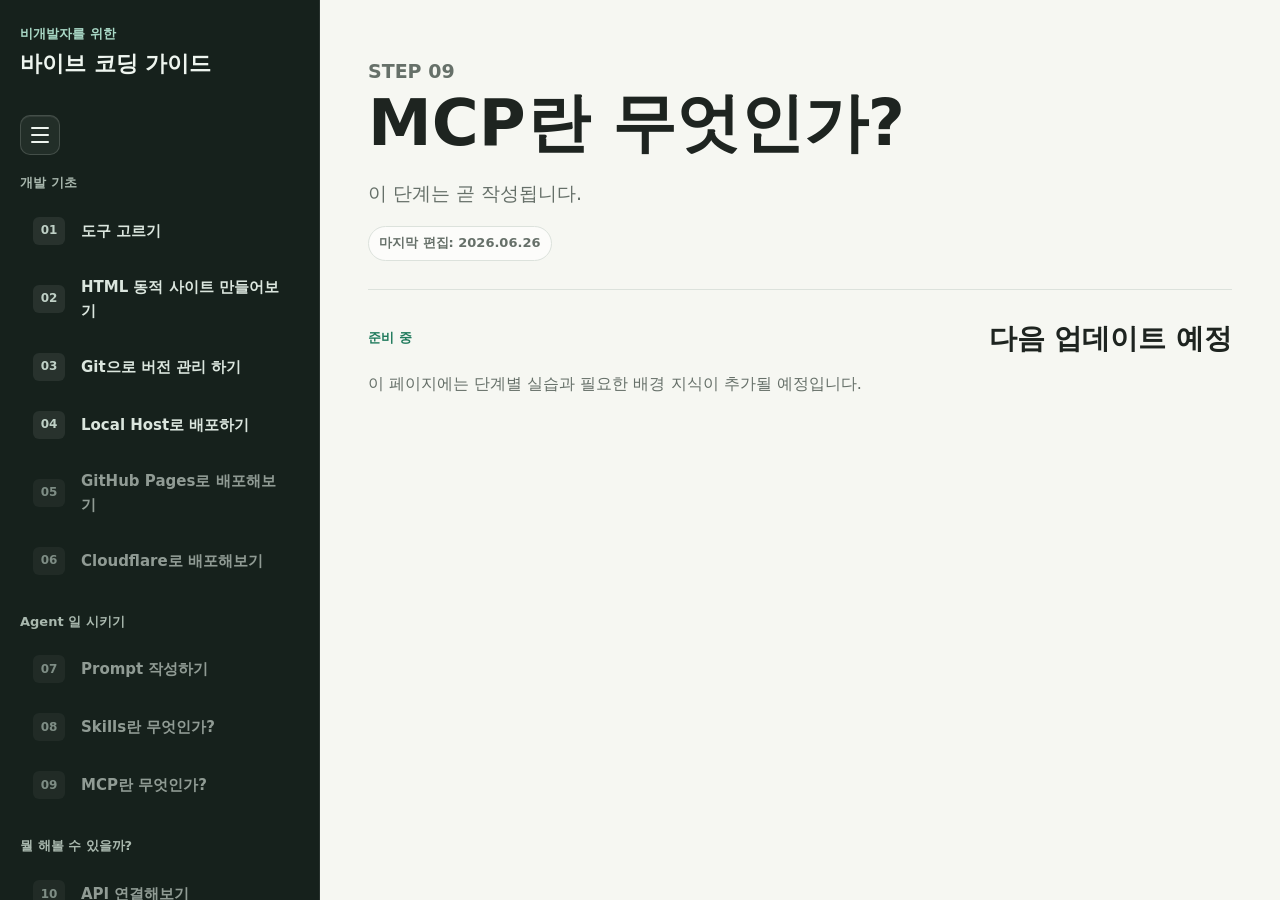
<file: step-9.html>
<!doctype html>
<html lang="ko">
  <head>
    <meta charset="utf-8" />
    <meta name="viewport" content="width=device-width, initial-scale=1" />
    <title>바이브 코딩 가이드</title>
    <link rel="stylesheet" href="styles.css" />
    <script src="steps.js" defer></script>
  </head>
  <body data-step="9">
    <div class="app-shell">
      <aside class="sidebar" aria-label="바이브 코딩 가이드 목차">
        <div class="brand">
          <div>
            <p class="eyebrow">비개발자를 위한</p>
            <h1>바이브 코딩 가이드</h1>
          </div>
        </div>
        <button class="toc-toggle" type="button" aria-label="목차 접기" aria-expanded="true" aria-controls="guide-toc">
          <span aria-hidden="true"></span><span aria-hidden="true"></span><span aria-hidden="true"></span>
        </button>
        <nav class="toc" id="guide-toc" aria-label="단계별 목차"></nav>
      </aside>
      <main class="content" id="page-content"></main>
    </div>
  </body>
</html>
</file>
<file: styles.css>
:root {
  --bg: #f6f7f2;
  --panel: #ffffff;
  --ink: #1e2420;
  --muted: #667069;
  --line: #dce2dc;
  --brand: #1f7a5c;
  --brand-strong: #155f48;
  --warm: #f1c75b;
  --blue: #2f6fbb;
  --shadow: 0 16px 40px rgba(31, 43, 36, 0.08);
}

* {
  box-sizing: border-box;
}

html {
  scroll-behavior: smooth;
}

body {
  margin: 0;
  min-height: 100vh;
  background: var(--bg);
  color: var(--ink);
  font-family:
    Pretendard,
    "Noto Sans KR",
    system-ui,
    -apple-system,
    BlinkMacSystemFont,
    "Segoe UI",
    sans-serif;
  line-height: 1.6;
}

a {
  color: inherit;
  text-decoration: none;
}

main a {
  color: var(--brand-strong);
  font-weight: 800;
  text-decoration: underline;
  text-underline-offset: 3px;
}

.app-shell {
  display: grid;
  grid-template-columns: auto minmax(0, 1fr);
  min-height: 100vh;
}

.sidebar {
  position: sticky;
  top: 0;
  width: 320px;
  height: 100vh;
  overflow-y: auto;
  padding: 24px 20px;
  background: #16211c;
  color: #eef5ef;
  border-right: 1px solid rgba(255, 255, 255, 0.08);
  transition:
    width 180ms ease,
    padding 180ms ease;
}

.brand {
  display: block;
  margin-bottom: 34px;
}

.brand h1,
.page-header h2,
.section-heading h3,
.summary-panel h3,
.tool-card h4,
.practice-panel h3 {
  margin: 0;
  line-height: 1.18;
  letter-spacing: 0;
}

.brand h1 {
  font-size: 22px;
}

.eyebrow {
  margin: 0 0 6px;
  color: var(--brand);
  font-size: 13px;
  font-weight: 800;
  letter-spacing: 0;
  text-transform: uppercase;
}

.sidebar .eyebrow {
  color: #a9d8c6;
}

.toc-toggle {
  display: inline-flex;
  flex-direction: column;
  justify-content: center;
  gap: 5px;
  width: 40px;
  height: 40px;
  margin-bottom: 18px;
  padding: 0;
  border: 1px solid rgba(238, 245, 239, 0.16);
  border-radius: 10px;
  background: rgba(238, 245, 239, 0.06);
  box-shadow: inset 0 1px 0 rgba(255, 255, 255, 0.08);
  cursor: pointer;
  transition:
    background 160ms ease,
    border-color 160ms ease,
    transform 160ms ease;
}

.toc-toggle:hover {
  border-color: rgba(238, 245, 239, 0.3);
  background: rgba(238, 245, 239, 0.12);
}

.toc-toggle:active {
  transform: translateY(1px);
}

.toc-toggle span {
  display: block;
  width: 18px;
  height: 2px;
  margin-inline: auto;
  border-radius: 999px;
  background: #eef5ef;
}

.sidebar.is-collapsed {
  width: 64px;
  padding-inline: 12px;
}

.sidebar.is-collapsed .brand {
  display: none;
}

.sidebar.is-collapsed .toc {
  display: none;
}

.sidebar.is-collapsed .toc-toggle {
  margin-inline: auto;
  margin-bottom: 0;
  background: var(--warm);
  border-color: transparent;
}

.sidebar.is-collapsed .toc-toggle span {
  background: #172018;
}

.toc {
  display: grid;
  gap: 26px;
}

.toc section {
  display: grid;
  gap: 8px;
}

.toc h2 {
  margin: 0 0 4px;
  color: #a9b8ae;
  font-size: 13px;
  letter-spacing: 0;
}

.toc-item {
  display: grid;
  grid-template-columns: 38px 1fr;
  gap: 10px;
  align-items: center;
  min-height: 48px;
  padding: 10px 12px;
  border: 1px solid transparent;
  border-radius: 8px;
  color: #dbe6de;
}

.toc-item span {
  display: grid;
  place-items: center;
  width: 32px;
  height: 28px;
  border-radius: 6px;
  background: rgba(255, 255, 255, 0.08);
  color: #bfd0c6;
  font-size: 12px;
  font-weight: 800;
}

.toc-item strong {
  font-size: 15px;
  font-weight: 700;
}

.toc-item.active {
  background: #eef5ef;
  color: #172018;
}

.toc-item.active span {
  background: var(--brand);
  color: #ffffff;
}

.toc-item.disabled {
  opacity: 0.62;
  cursor: not-allowed;
}

.content {
  width: min(100%, 1120px);
  margin: 0 auto;
  padding: 56px 48px 72px;
}

.page-header {
  max-width: 800px;
  margin-bottom: 28px;
}

.page-header h2 {
  margin-bottom: 16px;
  font-size: clamp(36px, 6vw, 64px);
}

.page-header p {
  margin: 0;
  color: var(--muted);
  font-size: 19px;
}

.last-edited {
  display: inline-flex;
  margin-top: 18px !important;
  padding: 6px 10px;
  border: 1px solid var(--line);
  border-radius: 999px;
  background: rgba(255, 255, 255, 0.65);
  color: var(--muted) !important;
  font-size: 13px !important;
  font-weight: 800;
}

.empty-page {
  margin: 0;
  color: var(--muted);
}

.guide-page {
  margin-top: 76px;
  padding-top: 52px;
  border-top: 2px solid var(--ink);
}

.guide-page.is-first {
  margin-top: 0;
  padding-top: 0;
  border-top: 0;
}

.tool-card,
.screen-card,
.install-card,
.tool-card p,
.practice-panel blockquote {
  margin: 0;
  color: var(--muted);
}

.lesson-section {
  padding: 32px 0;
  border-top: 1px solid var(--line);
}

.notice {
  margin-bottom: 16px;
  padding: 16px 18px;
  border: 1px solid #ead9a7;
  border-radius: 8px;
  background: #fffaf0;
  color: #5f5742;
}

.notice strong {
  color: var(--ink);
}

.section-heading {
  display: flex;
  justify-content: space-between;
  gap: 24px;
  align-items: end;
  margin-bottom: 16px;
}

.section-heading h3 {
  font-size: 28px;
}

.comparison {
  display: grid;
  grid-template-columns: repeat(2, minmax(0, 1fr));
  gap: 16px;
}

.tool-card {
  padding: 24px;
}

.tool-icon {
  display: grid;
  place-items: center;
  width: 54px;
  height: 42px;
  margin-bottom: 18px;
  border-radius: 8px;
  color: #ffffff;
  font-size: 13px;
  font-weight: 900;
}

.app-icon {
  background: var(--brand);
}

.extension-icon {
  background: var(--blue);
}

.tool-card h4 {
  margin-bottom: 10px;
  font-size: 22px;
}

.screen-grid {
  display: grid;
  grid-template-columns: repeat(2, minmax(0, 1fr));
  gap: 16px;
}

.screen-card {
  padding: 18px;
}

.screen-card h4 {
  margin: 18px 0 8px;
  font-size: 22px;
  line-height: 1.2;
}

.screen-card p {
  margin: 0;
  color: var(--muted);
}

.fake-window {
  overflow: hidden;
  min-height: 250px;
  border: 1px solid #cfd7d0;
  border-radius: 8px;
  background: #f9fbf8;
}

.window-bar {
  display: flex;
  gap: 6px;
  align-items: center;
  height: 34px;
  padding: 0 12px;
  background: #25302a;
}

.window-bar span {
  width: 10px;
  height: 10px;
  border-radius: 50%;
  background: #eef5ef;
  opacity: 0.75;
}

.fake-app-layout,
.fake-ide-layout {
  min-height: 216px;
}

.fake-app-layout {
  display: grid;
  grid-template-columns: 86px 1fr;
}

.fake-app-layout aside {
  background:
    linear-gradient(#314239 14px, transparent 14px) 14px 18px / 54px 30px no-repeat,
    linear-gradient(#42564b 14px, transparent 14px) 14px 54px / 44px 30px no-repeat,
    linear-gradient(#42564b 14px, transparent 14px) 14px 90px / 50px 30px no-repeat,
    #1d2822;
}

.fake-app-layout main {
  display: flex;
  flex-direction: column;
  gap: 12px;
  justify-content: flex-end;
  padding: 18px;
}

.chat-line {
  max-width: 86%;
  padding: 10px 12px;
  border-radius: 8px;
  font-size: 13px;
  line-height: 1.4;
}

.chat-line.user {
  align-self: flex-end;
  background: var(--brand);
  color: #ffffff;
}

.chat-line.agent {
  align-self: flex-start;
  background: #e8eee9;
  color: #344039;
}

.composer {
  padding: 12px;
  border: 1px solid #d7ded8;
  border-radius: 8px;
  color: #8b968f;
  font-size: 13px;
}

.fake-ide-layout {
  display: grid;
  grid-template-columns: 82px 1fr 92px;
  background: #111815;
  color: #dce7df;
}

.fake-ide-layout aside,
.fake-ide-layout main,
.fake-ide-layout section {
  padding: 14px;
}

.fake-ide-layout aside {
  display: grid;
  align-content: start;
  gap: 10px;
  background: #1c2621;
  color: #aebdb3;
  font-size: 11px;
}

.fake-ide-layout main {
  display: grid;
  align-content: center;
  gap: 12px;
  font-size: 12px;
}

.fake-ide-layout code {
  display: block;
  padding: 8px 10px;
  border-radius: 6px;
  background: #1f2c26;
  color: #cfe7d9;
  white-space: nowrap;
}

.fake-ide-layout section {
  display: grid;
  place-items: center;
  background: #25302a;
  color: #a9d8c6;
  font-size: 12px;
  font-weight: 800;
}

.tool-card ul,
.steps {
  margin: 18px 0 0;
  padding-left: 20px;
}

.tool-card li,
.steps li {
  margin-top: 8px;
}

.matrix {
  overflow: hidden;
  border: 1px solid var(--line);
  border-radius: 8px;
  background: var(--panel);
  box-shadow: var(--shadow);
}

.matrix-row {
  display: grid;
  grid-template-columns: 140px 1fr;
}

.matrix-row > div {
  padding: 16px;
  border-top: 1px solid var(--line);
}

.matrix-row > div + div {
  border-left: 1px solid var(--line);
}

.matrix-head > div {
  border-top: 0;
  background: #edf1ee;
  color: #39443e;
  font-size: 14px;
  font-weight: 800;
}

.steps {
  display: grid;
  gap: 12px;
  padding-left: 26px;
  color: var(--muted);
}

.steps strong {
  display: block;
  color: var(--ink);
}

.steps code {
  padding: 2px 6px;
  border-radius: 5px;
  background: #e9eee9;
  color: #26322b;
  font-size: 0.95em;
}

.install-guide {
  display: grid;
  gap: 16px;
}

.install-card {
  display: grid;
  grid-template-columns: minmax(260px, 0.95fr) 1fr;
  gap: 20px;
  align-items: center;
  padding: 18px;
}

.install-card h4 {
  margin: 2px 0 8px;
  font-size: 22px;
  line-height: 1.2;
}

.install-card p {
  margin: 0;
  color: var(--muted);
}

.install-card code {
  padding: 2px 6px;
  border-radius: 5px;
  background: #e9eee9;
  color: #26322b;
  font-size: 0.95em;
}

.step-label {
  display: grid;
  place-items: center;
  width: 28px;
  height: 28px;
  border-radius: 50%;
  background: var(--brand);
  color: #ffffff !important;
  font-size: 13px;
  font-weight: 900;
}

.install-shot {
  overflow: hidden;
  min-height: 210px;
  border: 1px solid #cfd7d0;
  border-radius: 8px;
  background: #f7faf7;
}

.shot-top {
  height: 34px;
  padding: 8px 12px;
  background: #25302a;
  color: #dce7df;
  font-size: 12px;
  font-weight: 800;
}

.store-panel,
.center-panel,
.project-list,
.folder-list,
.permission-panel,
.repo-form {
  margin: 22px;
  padding: 20px;
  border: 1px solid #d9e1da;
  border-radius: 8px;
  background: #ffffff;
}

.store-panel {
  display: grid;
  grid-template-columns: 54px 1fr auto;
  gap: 14px;
  align-items: center;
}

.app-badge {
  display: grid;
  place-items: center;
  width: 48px;
  height: 48px;
  border-radius: 8px;
  background: var(--brand);
  color: #ffffff;
  font-weight: 900;
}

.store-panel span,
.project-list span,
.permission-panel span,
.repo-form span,
.center-panel span {
  display: block;
  color: var(--muted);
  font-size: 13px;
}

.install-shot button {
  border: 0;
  border-radius: 7px;
  background: var(--brand);
  color: #ffffff;
  padding: 9px 14px;
  font-weight: 800;
}

.center-panel {
  display: grid;
  justify-items: center;
  gap: 12px;
  text-align: center;
}

.project-list,
.folder-list,
.permission-panel,
.repo-form {
  display: grid;
  gap: 12px;
}

.project-list button {
  justify-self: start;
}

.folder-list span,
.folder-list strong {
  padding: 10px 12px;
  border-radius: 7px;
  background: #edf1ee;
}

.folder-list strong {
  outline: 2px solid rgba(31, 122, 92, 0.35);
}

.permission-panel button {
  justify-self: start;
}

.repo-form label {
  color: var(--muted);
  font-size: 12px;
  font-weight: 800;
}

.repo-form strong,
.repo-form span {
  padding: 10px 12px;
  border-radius: 7px;
  background: #edf1ee;
}

.repo-form button {
  justify-self: start;
}

.model-options {
  display: grid;
  grid-template-columns: repeat(3, minmax(0, 1fr));
  gap: 14px;
  margin-top: 16px;
}

.model-options article {
  display: grid;
  gap: 8px;
  padding: 18px;
  border: 1px solid var(--line);
  border-radius: 8px;
  background: var(--panel);
  box-shadow: var(--shadow);
}

.model-options strong {
  color: var(--ink);
  font-size: 18px;
}

.model-options span {
  color: var(--muted);
}

.prompt-box {
  margin-top: 18px;
  padding: 20px;
  border-left: 4px solid var(--brand);
  border-radius: 0 8px 8px 0;
  background: var(--panel);
  color: var(--muted);
}

.prompt-box p {
  margin: 0;
}

.prompt-box strong {
  color: var(--ink);
}

.fake-prompt {
  display: grid;
  gap: 12px;
  margin: 22px;
  padding: 20px;
  border: 1px solid #d9e1da;
  border-radius: 8px;
  background: #ffffff;
}

.fake-prompt span {
  padding: 12px;
  border-radius: 7px;
  background: #edf1ee;
  color: var(--muted);
}

.fake-prompt button {
  justify-self: start;
}

.preview-page {
  display: grid;
  place-items: center;
  gap: 12px;
  min-height: 176px;
  margin: 0;
  padding: 24px;
  text-align: center;
  background: #eef5ef;
}

.preview-page strong {
  font-size: 26px;
  line-height: 1.2;
}

.preview-page span {
  color: var(--muted);
}

.preview-page button {
  border: 0;
  border-radius: 7px;
  background: var(--brand);
  color: #ffffff;
  padding: 9px 14px;
  font-weight: 800;
}

.light-code {
  background: #f7faf7;
}

.light-code code {
  color: #26322b;
}

.server-flow {
  display: grid;
  grid-template-columns: minmax(180px, 1fr) auto minmax(180px, 1fr);
  gap: 16px;
  align-items: center;
  margin-top: 18px;
}

.flow-node {
  display: grid;
  gap: 8px;
  min-height: 150px;
  align-content: center;
  padding: 22px;
  border: 1px solid var(--line);
  border-radius: 8px;
  background: var(--panel);
  box-shadow: var(--shadow);
}

.flow-node strong {
  font-size: 22px;
}

.flow-node span {
  color: var(--muted);
}

.flow-node small {
  display: inline-flex;
  width: fit-content;
  padding: 4px 8px;
  border-radius: 6px;
  background: #e9eee9;
  color: var(--brand-strong);
  font-weight: 800;
}

.flow-lane {
  display: grid;
  gap: 8px;
  justify-items: center;
  min-width: 112px;
  color: var(--muted);
  font-size: 13px;
  font-weight: 900;
}

.flow-lane::before,
.flow-lane::after {
  content: "";
  display: block;
  width: 88px;
  height: 2px;
  border-radius: 999px;
  background: var(--brand);
}

.server-log {
  display: grid;
  gap: 0;
  overflow: hidden;
  margin: 18px 0;
  border: 1px solid #cfd7d0;
  border-radius: 8px;
  background: #111815;
}

.server-log div {
  display: grid;
  grid-template-columns: 92px 1fr;
  gap: 12px;
  padding: 12px 16px;
  border-top: 1px solid rgba(255, 255, 255, 0.08);
  color: #cfe7d9;
  font-family: "Cascadia Code", Consolas, monospace;
  font-size: 13px;
}

.server-log div:first-child {
  border-top: 0;
}

.server-log strong {
  color: var(--warm);
}

.host-port-grid {
  display: grid;
  grid-template-columns: repeat(2, minmax(0, 1fr));
  gap: 14px;
}

.host-port-grid article {
  display: grid;
  gap: 10px;
  padding: 20px;
  border: 1px solid var(--line);
  border-radius: 8px;
  background: var(--panel);
  box-shadow: var(--shadow);
}

.host-port-grid strong {
  font-size: 22px;
}

.host-port-grid span {
  color: var(--muted);
}

.host-port-grid code {
  padding: 2px 6px;
  border-radius: 5px;
  background: #e9eee9;
  color: #26322b;
  font-size: 0.95em;
}

.git-flow {
  display: grid;
  grid-template-columns: minmax(180px, 1fr) auto minmax(180px, 1fr);
  gap: 16px;
  align-items: center;
  margin-top: 18px;
}

.git-flow > div {
  display: grid;
  gap: 8px;
  min-height: 130px;
  align-content: center;
  padding: 22px;
  border: 1px solid var(--line);
  border-radius: 8px;
  background: var(--panel);
  box-shadow: var(--shadow);
}

.git-flow strong {
  font-size: 22px;
}

.git-flow span {
  color: var(--muted);
}

.flow-arrow {
  display: grid;
  place-items: center;
  min-width: 116px;
  padding: 10px 12px;
  border-radius: 999px;
  background: #dfe8e3;
  color: var(--brand-strong) !important;
  font-size: 13px;
  font-weight: 900;
}

.terminal-shot {
  background: #111815;
}

.terminal-shot pre,
.command-block pre {
  margin: 0;
  padding: 22px;
  overflow-x: auto;
}

.terminal-shot code,
.command-block code {
  color: #cfe7d9;
  font-family: "Cascadia Code", Consolas, monospace;
  font-size: 14px;
  line-height: 1.7;
  white-space: pre;
}

.command-block {
  overflow: hidden;
  margin: 18px 0;
  border: 1px solid #cfd7d0;
  border-radius: 8px;
  background: #111815;
}

.git-command-table {
  margin-bottom: 18px;
}

.practice-panel {
  display: grid;
  grid-template-columns: 220px 1fr;
  gap: 20px;
  align-items: start;
  margin-top: 12px;
  padding: 24px;
  border-top: 1px solid var(--line);
}

.practice-panel h3 {
  font-size: 24px;
}

.practice-panel blockquote {
  padding: 18px 20px;
  border-left: 4px solid var(--warm);
  background: #ffffff;
  border-radius: 0 8px 8px 0;
}

.practice-panel > p {
  grid-column: 2;
  margin: -8px 0 0;
  color: var(--muted);
}

@media (max-width: 920px) {
  .app-shell {
    grid-template-columns: 1fr;
  }

  .sidebar {
    position: static;
    width: 100%;
    height: auto;
  }

  .sidebar.is-collapsed {
    width: 100%;
  }

  .toc {
    grid-template-columns: repeat(3, minmax(220px, 1fr));
    overflow-x: auto;
    padding-bottom: 8px;
  }

  .content {
    padding: 36px 22px 56px;
  }
}

@media (max-width: 720px) {
  .comparison,
  .screen-grid,
  .install-card,
  .practice-panel,
  .git-flow,
  .model-options,
  .server-flow,
  .host-port-grid {
    grid-template-columns: 1fr;
  }

  .install-card {
    gap: 14px;
  }

  .store-panel {
    grid-template-columns: 48px 1fr;
  }

  .store-panel button {
    grid-column: 1 / -1;
    justify-self: start;
  }

  .fake-ide-layout {
    grid-template-columns: 70px 1fr;
  }

  .fake-ide-layout section {
    grid-column: 1 / -1;
    min-height: 46px;
  }

  .practice-panel > p {
    grid-column: auto;
  }

  .flow-arrow {
    justify-self: start;
    min-width: 0;
  }

  .flow-lane {
    justify-items: start;
    min-width: 0;
  }

  .server-log div {
    grid-template-columns: 1fr;
  }

  .section-heading {
    display: block;
  }

  .matrix {
    display: grid;
    gap: 0;
    border: 0;
    background: transparent;
    box-shadow: none;
  }

  .matrix-row {
    display: grid;
    grid-template-columns: 1fr;
    margin-bottom: 12px;
    border: 1px solid var(--line);
    border-radius: 8px;
    background: var(--panel);
    box-shadow: var(--shadow);
  }

  .matrix-head {
    display: none;
  }

  .matrix-row > div,
  .matrix-row > div + div {
    border-left: 0;
  }

  .matrix-row > div:first-child {
    border-top: 0;
  }
}
</file>
